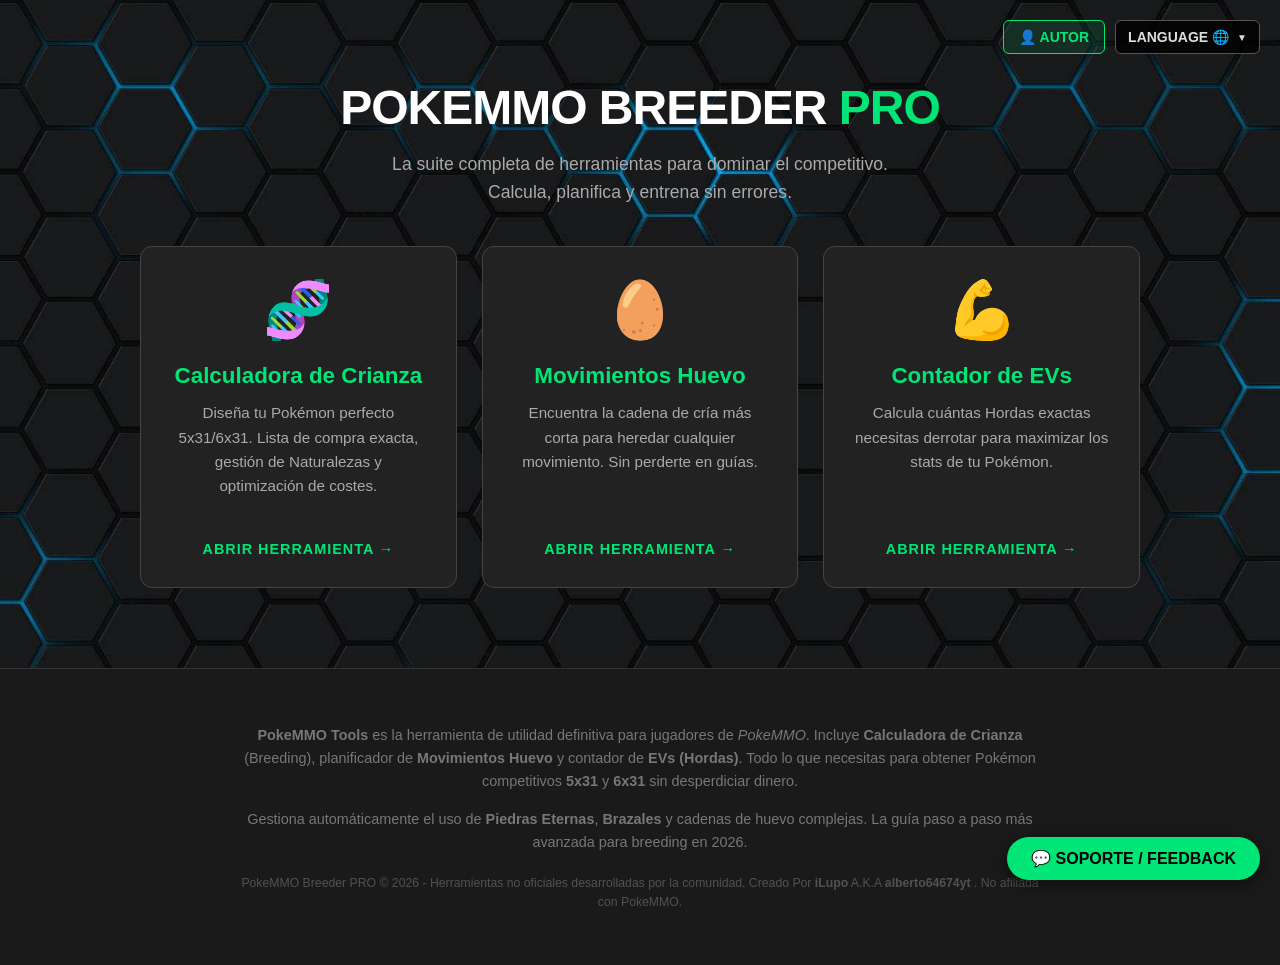
<file: index.html>
<!DOCTYPE html>
<html lang="es">
<head>
    <meta charset="UTF-8">
    <meta name="viewport" content="width=device-width, initial-scale=1.0">
    <title>PokeMMO Breeder PRO</title>
    <script type="application/ld+json">
{
  "@context": "https://schema.org",
  "@type": "WebSite",
  "name": "PokeMMO Breeder PRO",
  "url": "https://pokemmobreederpro.netlify.app/"
}
</script>
    <meta name="google-site-verification" content="U_DDzWa6jVYplvqkgRlp7QBgKMxMzIE7DKKs7bRYyY0" />

    <link rel="stylesheet" href="style.css">
    <link rel="icon" type="image/x-icon" href="assets/favicon.ico">
    <link rel="manifest" href="manifest.json">
    <meta name="theme-color" content="#121212">
    
    <meta name="description" content="Suite de herramientas para PokeMMO. Incluye Calculadora de Crianza (Breeding 5x31), Planificador de Movimientos Huevo y Contadores de EVs. Optimiza tu competitivo.">
    <meta name="keywords" content="PokeMMO, Tools, Herramientas, Crianza, Breeding, Calculadora, Guide, IVs, 5x31, EVs, Egg Moves, PokeBreeder Pro">
    <meta name="author" content="iLupo">

    <meta property="og:type" content="website">
    <meta property="og:title" content="PokeMMO Breeder PRO">
    <meta property="og:description" content="La suite definitiva para PokeMMO. Crianza, Movimientos y EVs en un solo lugar.">
    <meta property="og:url" content="https://pokemmobreederpro.netlify.app/"> 
    <meta property="og:image" content="https://pokemmobreederpro.netlify.app/assets/favicon.ico">
    <link rel="canonical" href="https://pokemmobreederpro.netlify.app/">

    <style>
        /* Estilos específicos para el Hub (Menú Principal) */
        .hub-grid {
            display: grid;
            grid-template-columns: repeat(auto-fit, minmax(280px, 1fr));
            gap: 25px;
            max-width: 1000px;
            margin: 40px auto;
            padding: 0 20px;
        }
        .tool-card {
            background: #222;
            border: 1px solid #444;
            border-radius: 12px;
            padding: 30px;
            text-align: center;
            transition: all 0.3s ease;
            cursor: pointer;
            text-decoration: none;
            color: white;
            display: flex;
            flex-direction: column;
            justify-content: space-between;
            height: 280px;
            position: relative;
            overflow: hidden;
        }
        .tool-card:hover {
            transform: translateY(-7px);
            border-color: var(--highlight);
            box-shadow: 0 10px 30px rgba(0, 230, 118, 0.15);
            background: #2a2a2a;
        }
        .tool-icon {
            font-size: 3.5em;
            margin-bottom: 20px;
        }
        .tool-title {
            font-size: 1.4em;
            font-weight: bold;
            margin-bottom: 12px;
            color: var(--highlight);
        }
        .tool-desc {
            color: #aaa;
            font-size: 0.95em;
            line-height: 1.6;
        }
        /* Estado Deshabilitado */
        .disabled {
            opacity: 0.6;
            cursor: not-allowed;
            filter: grayscale(0.8);
            border-color: #333;
        }
        .disabled:hover {
            transform: none;
            box-shadow: none;
            border-color: #333;
        }
        .coming-soon-badge {
            background: #ff9800;
            color: #000;
            padding: 4px 8px;
            border-radius: 4px;
            font-size: 0.7em;
            font-weight: 800;
            text-transform: uppercase;
            letter-spacing: 0.5px;
            position: absolute;
            top: 15px;
            right: 15px;
        }
        /* Footer Específico */
        .hub-footer {
            margin-top: 80px;
            padding: 40px 20px;
            background: #1a1a1a;
            border-top: 1px solid #333;
            text-align: center;
            color: #777;
            font-size: 0.9em;
            line-height: 1.6;
        }
        .lang-btn img {
            transition: transform 0.2s;
        }
        .lang-btn:hover img {
            transform: scale(1.1);
        }
    </style>
</head>
<body>

    <div style="position: absolute; top: 20px; right: 20px; z-index: 100; display: flex; gap: 10px;">
		<button onclick="toggleAuthorCard()" style="background: rgba(0,230,118,0.1); color: #00e676; border: 1px solid #00e676; padding: 8px 15px; border-radius: 6px; cursor: pointer; font-size: 14px; display: flex; align-items: center; gap: 8px; font-weight: bold;">
    👤 Autor
</button>
        <button id="lang-btn" onclick="toggleLangMenu(event)" 
                style="background: rgba(0,0,0,0.8); color: #ddd; border: 1px solid #555; padding: 8px 12px; border-radius: 6px; cursor: pointer; font-size: 14px; display: flex; align-items: center; gap: 8px; font-family: sans-serif;">
            Language 🌐 <span style="font-size: 10px;">▼</span>
        </button>

        <div id="lang-dropdown" style="display: none; position: absolute; top: 110%; right: 0; background: #1a1a1a; border: 1px solid #444; border-radius: 6px; min-width: 160px; flex-direction: column; z-index: 200;">
            <div style="padding: 10px 15px; background: #333; color: white; display: flex; align-items: center; gap: 10px; border-bottom: 1px solid #333;">
                <img src="assets/spain_flag.svg" style="width: 24px;"> <strong>Español</strong>
            </div>
            <a href="languages/US/index.html" style="padding: 10px 15px; color: #bbb; text-decoration: none; display: flex; align-items: center; gap: 10px;">
                <img src="assets/usa_flag.svg" style="width: 24px;"> English
            </a>
        </div>
    </div>

    <div class="container" style="text-align:center; margin-top:80px; padding: 0 20px;">
        <h1 style="font-size: 3em; margin-bottom: 15px; letter-spacing: -1px;">
            PokeMMO Breeder<span style="color:var(--highlight)"> PRO</span>
        </h1>
        <p style="color:#aaa; max-width:600px; margin:0 auto; font-size: 1.1em; line-height: 1.6;">
            La suite completa de herramientas para dominar el competitivo.<br>
            Calcula, planifica y entrena sin errores.
        </p>
    </div>

    <div class="hub-grid">
        
        <a href="tools/breeder/index.html" class="tool-card">
            <div>
                <div class="tool-icon">🧬</div>
                <div class="tool-title">Calculadora de Crianza</div>
                <div class="tool-desc">
                    Diseña tu Pokémon perfecto 5x31/6x31. Lista de compra exacta, gestión de Naturalezas y optimización de costes.
                </div>
            </div>
            <div style="margin-top:20px; color:var(--highlight); font-weight:bold; font-size: 0.9em; text-transform: uppercase; letter-spacing: 1px;">
                Abrir Herramienta &rarr;
            </div>
        </a>

        <a href="tools/egg_moves/index.html" class="tool-card">
            <div>
                <div class="tool-icon">🥚</div>
                <div class="tool-title">Movimientos Huevo</div>
                <div class="tool-desc">
                    Encuentra la cadena de cría más corta para heredar cualquier movimiento. Sin perderte en guías.
                </div>
            </div>
            <div style="margin-top:20px; color:var(--highlight); font-weight:bold; font-size: 0.9em; text-transform: uppercase; letter-spacing: 1px;">
                Abrir Herramienta &rarr;
            </div>
        </a>

        <a href="tools/ev_calc/index.html" class="tool-card">
            <div>
                <div class="tool-icon">💪</div>
                <div class="tool-title">Contador de EVs</div>
                <div class="tool-desc">
                    Calcula cuántas Hordas exactas necesitas derrotar para maximizar los stats de tu Pokémon.
                </div>
            </div>
            <div style="margin-top:20px; color:var(--highlight); font-weight:bold; font-size: 0.9em; text-transform: uppercase; letter-spacing: 1px;">
                Abrir Herramienta &rarr;
            </div>
        </a>

    </div>

    <footer class="hub-footer">
        <div style="max-width: 800px; margin: 0 auto;">
            <p style="margin-bottom: 15px;">
                <strong>PokeMMO Tools</strong> es la herramienta de utilidad definitiva para jugadores de <em>PokeMMO</em>. 
                Incluye <strong>Calculadora de Crianza</strong> (Breeding), planificador de <strong>Movimientos Huevo</strong> 
                y contador de <strong>EVs (Hordas)</strong>. Todo lo que necesitas para obtener Pokémon competitivos 
                <strong>5x31</strong> y <strong>6x31</strong> sin desperdiciar dinero.
            </p>
            <p>
                Gestiona automáticamente el uso de <strong>Piedras Eternas</strong>, <strong>Brazales</strong> y 
                cadenas de huevo complejas. La guía paso a paso más avanzada para breeding en 2026.
            </p>
            <p style="font-size: 0.85em; opacity: 0.6; margin-top: 20px;">
                PokeMMO Breeder PRO © 2026 - Herramientas no oficiales desarrolladas por la comunidad, Creado Por <strong>iLupo</strong> A.K.A <strong>alberto64674yt</strong> . 
                No afiliada con PokeMMO.
            </p>
        </div>
    </footer>

    <script>
      function toggleLangMenu(e) {
          e.stopPropagation();
          const menu = document.getElementById('lang-dropdown');
          if (menu) menu.style.display = (menu.style.display === 'flex') ? 'none' : 'flex';
      }

      window.addEventListener('click', function(e) {
          const menu = document.getElementById('lang-dropdown');
          const btn = document.getElementById('lang-btn');
          if (menu && menu.style.display === 'flex' && !menu.contains(e.target) && !btn.contains(e.target)) {
              menu.style.display = 'none';
          }
      });
      
      if ('serviceWorker' in navigator) {
        window.addEventListener('load', () => {
          navigator.serviceWorker.register('./sw.js');
        });
      }
    </script>

	<button id="support-btn" onclick="toggleSupport()" style="
    position: fixed; 
    bottom: 20px; 
    right: 20px; 
    background: var(--highlight); 
    color: #000; 
    border: none; 
    border-radius: 50px; 
    padding: 12px 24px; 
    font-weight: bold; 
    font-size: 16px; 
    box-shadow: 0 4px 15px rgba(0,0,0,0.5); 
    cursor: pointer; 
    z-index: 1000;
    display: flex; 
    align-items: center; 
    gap: 8px;
    transition: transform 0.2s;
">
    💬 Soporte / Feedback
</button>

<div id="support-modal" style="
    display: none; 
    position: fixed; 
    bottom: 80px; 
    right: 20px; 
    width: 320px; 
    background: #222; 
    border: 1px solid #444; 
    border-radius: 12px; 
    padding: 20px; 
    box-shadow: 0 10px 30px rgba(0,0,0,0.5); 
    z-index: 1000;
    animation: slideUp 0.3s ease-out;
">
    <div style="display:flex; justify-content:space-between; align-items:center; margin-bottom:15px;">
        <h3 style="margin:0; color:white; font-size:1.1em;">Reportar Bug / Sugerencia</h3>
        <button onclick="toggleSupport()" style="background:none; border:none; color:#888; cursor:pointer; font-size:1.2em;">&times;</button>
    </div>

    <form name="feedback-es" method="POST" data-netlify="true">
        
        <input type="hidden" name="form-name" value="feedback-es">
        <input type="hidden" name="Ubicacion_Reporte" id="ubicacion-tracker">

        <label style="display:block; color:#ccc; font-size:0.9em; margin-bottom:5px;">Tu Email:</label>
        <input type="email" name="email" required placeholder="ejemplo@email.com" style="
            width: 100%; 
            padding: 8px; 
            margin-bottom: 10px; 
            background: #333; 
            border: 1px solid #555; 
            color: white; 
            border-radius: 4px;
        ">

        <label style="display:block; color:#ccc; font-size:0.9em; margin-bottom:5px;">Mensaje:</label>
        <textarea name="mensaje" required placeholder="Describe el problema..." rows="4" style="
            width: 100%; 
            padding: 8px; 
            margin-bottom: 5px; 
            background: #333; 
            border: 1px solid #555; 
            color: white; 
            border-radius: 4px; 
            resize: none;
        "></textarea>
        
        <p style="font-size:0.75em; color:#888; margin-bottom: 15px; line-height: 1.4;">
            ℹ️ Si necesitas adjuntar fotos o videos, avísame en el mensaje y te contactaré desde <strong>alberto64674yt@gmail.com</strong> para que me los envíes.
        </p>

        <button type="submit" style="
            width: 100%; 
            padding: 10px; 
            background: var(--highlight); 
            color: black; 
            border: none; 
            border-radius: 6px; 
            font-weight: bold; 
            cursor: pointer;
        ">Enviar Reporte</button>
    </form>
</div>

<style>
    @keyframes slideUp {
        from { transform: translateY(20px); opacity: 0; }
        to { transform: translateY(0); opacity: 1; }
    }
</style>

<script>
    function toggleSupport() {
        const modal = document.getElementById('support-modal');
        const btn = document.getElementById('support-btn');
        if (modal.style.display === 'none' || modal.style.display === '') {
            modal.style.display = 'block';
            btn.style.display = 'none'; 
        } else {
            modal.style.display = 'none';
            btn.style.display = 'flex'; 
        }
    }
    
    // Auto-Rellena la URL oculta
    document.addEventListener('DOMContentLoaded', () => {
        const tracker = document.getElementById('ubicacion-tracker');
        if (tracker) {
            tracker.value = window.location.href;
        }
    });
</script>

<script>
	// --- LÓGICA DE LA TARJETA DE AUTOR ---
function toggleAuthorCard() {
    const modal = document.getElementById('author-modal');
    const overlay = document.getElementById('modal-overlay');
    if (modal.style.display === 'none' || modal.style.display === '') {
        modal.style.display = 'block';
        overlay.style.display = 'block';
    } else {
        modal.style.display = 'none';
        overlay.style.display = 'none';
    }
}

function copyNick() {
    const nick = "albertovgYT";
    navigator.clipboard.writeText(nick).then(() => {
        const btn = document.getElementById('copy-btn');
        const originalText = btn.innerHTML;
        btn.innerHTML = "✅ COPIADO"; // En inglés cambiar a "✅ COPIED"
        btn.style.background = "#00e676";
        setTimeout(() => {
            btn.innerHTML = originalText;
            btn.style.background = "#444";
        }, 2000);
    });
}
</script>

<div id="modal-overlay" onclick="toggleAuthorCard()" style="display: none; position: fixed; top: 0; left: 0; width: 100%; height: 100%; background: rgba(0,0,0,0.85); z-index: 9998; backdrop-filter: blur(4px);"></div>

<div id="author-modal" style="display: none; position: fixed; top: 50%; left: 50%; transform: translate(-50%, -50%); width: 340px; background: #1a1a1a; border: 1px solid #333; border-radius: 20px; box-shadow: 0 20px 50px rgba(0,0,0,0.5); z-index: 9999; overflow: hidden; font-family: sans-serif;">
    
    <button onclick="toggleAuthorCard()" style="position: absolute; top: 15px; right: 15px; background: none; border: none; color: #666; font-size: 24px; cursor: pointer; z-index: 10;">&times;</button>

    <div style="background: linear-gradient(135deg, #222, #111); padding: 30px 20px; text-align: center; border-bottom: 1px solid #333;">
        <div style="width: 100px; height: 100px; margin: 0 auto 15px; border-radius: 50%; border: 3px solid #00e676; overflow: hidden; box-shadow: 0 0 20px rgba(0, 230, 118, 0.3);">
            <img src="assets/perfil.png" style="width: 100%; height: 100%; object-fit: cover;">
        </div>
        <h2 style="margin: 0; color: white; font-size: 1.5em; letter-spacing: -0.5px;">iLupo A.K.A alberto64674yt</h2>
        <p style="margin: 5px 0 0; color: #00e676; font-size: 0.85em; font-weight: bold; text-transform: uppercase; letter-spacing: 1px;">Content Creator & Dev</p>
    </div>

    <div style="padding: 25px 20px;">
        <a href="https://www.youtube.com/c/alberto64674yt" target="_blank" style="display: flex; align-items: center; justify-content: center; gap: 10px; background: #c4302b; color: white; text-decoration: none; padding: 12px; border-radius: 10px; font-weight: bold; margin-bottom: 20px; transition: 0.2s;">
            <svg style="width:24px; height:24px" viewBox="0 0 24 24"><path fill="currentColor" d="M10,15L15.19,12L10,9V15M21.56,7.17C21.81,8.47 22,10.74 22,12C22,13.26 21.81,15.53 21.56,16.83C21.31,18.12 20.19,19.23 18.9,19.44C17.6,19.7 14.58,20 12,20C9.42,20 6.4,19.7 5.1,19.44C3.81,19.23 2.69,18.12 2.44,16.83C2.19,15.53 2,13.26 2,12C2,10.74 2.19,8.47 2.44,7.17C2.69,5.88 3.81,4.77 5.1,4.56C6.4,4.3 9.42,4 12,4C14.58,4 17.6,4.3 18.9,4.56C20.19,4.77 21.31,5.88 21.56,7.17Z" /></svg>
            YouTube
        </a>

        <div style="background: #252525; padding: 15px; border-radius: 12px; border: 1px solid #333; text-align: center;">
            <span style="display: block; color: #fff; font-size: 0.9em; margin-bottom: 8px; text-transform: uppercase; font-weight: bold;">💎 Apoya el Proyecto</span>
            
            <div style="display: flex; align-items: center; justify-content: center; gap: 10px; margin-bottom: 10px;">
                <span style="color: #00e676; font-weight: bold; font-family: monospace; font-size: 1.1em;">albertovgYT</span>
                <button id="copy-btn" onclick="copyNick()" style="background: #444; color: white; border: none; padding: 6px 10px; border-radius: 6px; font-size: 0.7em; cursor: pointer; font-weight: bold; transition: 0.2s;">📋 COPIAR</button>
            </div>

            <p style="margin: 0; font-size: 0.75em; color: #888; font-style: italic; line-height: 1.3;">
                Acepto Donaciones, Ítems o Pokémon<br>por correo dentro del juego. ¡Gracias!
            </p>
        </div>
    </div>
</div>

</body>
</html>
</file>
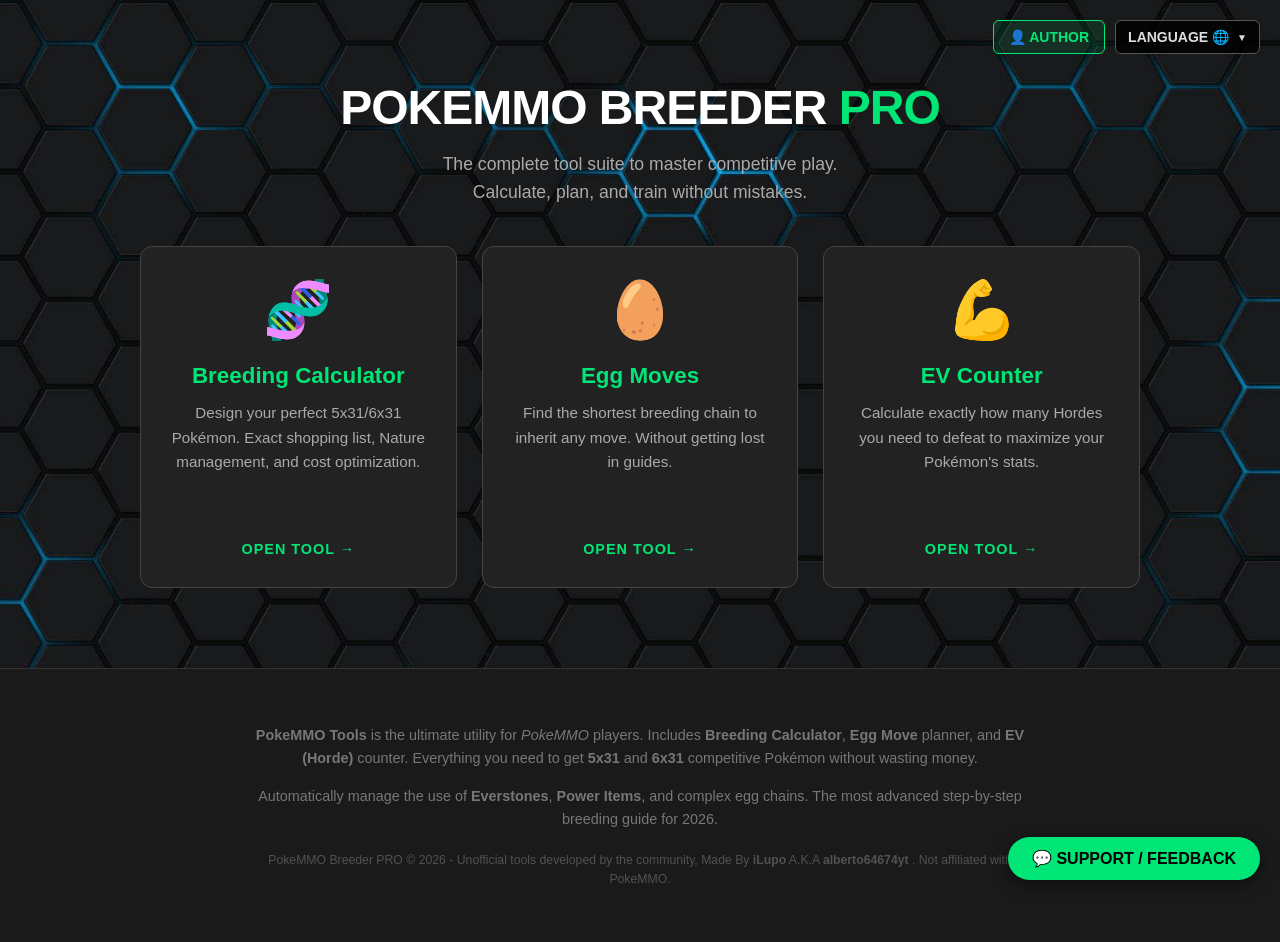
<file: languages/US/index.html>
<!DOCTYPE html>
<html lang="en">
<head>
    <meta charset="UTF-8">
    <meta name="viewport" content="width=device-width, initial-scale=1.0">
    <title>PokeMMO Breeder PRO</title>

    <link rel="stylesheet" href="../../style.css">
    <link rel="icon" type="image/x-icon" href="../../assets/favicon.ico">
    <link rel="manifest" href="../../manifest.json">
    <meta name="theme-color" content="#121212">
    
    <meta name="description" content="PokeMMO tool suite. Includes Breeding Calculator (5x31), Egg Move Planner, and EV Counters. Optimize your competitive gameplay.">
    <meta name="keywords" content="PokeMMO, Tools, Breeding, Calculator, Guide, IVs, 5x31, EVs, Egg Moves, PokeBreeder Pro">
    <meta name="author" content="iLupo">

    <meta property="og:type" content="website">
    <meta property="og:title" content="PokeMMO Breeder PRO">
    <meta property="og:description" content="The ultimate PokeMMO suite. Breeding, Egg Moves, and EVs in one place.">
    <meta property="og:url" content="https://pokemmobreederpro.netlify.app/"> 
    <meta property="og:image" content="https://pokemmobreederpro.netlify.app/assets/favicon.ico">
    <link rel="canonical" href="https://pokemmobreederpro.netlify.app/">

    <style>
        /* Estilos específicos para el Hub (Menú Principal) */
        .hub-grid {
            display: grid;
            grid-template-columns: repeat(auto-fit, minmax(280px, 1fr));
            gap: 25px;
            max-width: 1000px;
            margin: 40px auto;
            padding: 0 20px;
        }
        .tool-card {
            background: #222;
            border: 1px solid #444;
            border-radius: 12px;
            padding: 30px;
            text-align: center;
            transition: all 0.3s ease;
            cursor: pointer;
            text-decoration: none;
            color: white;
            display: flex;
            flex-direction: column;
            justify-content: space-between;
            height: 280px;
            position: relative;
            overflow: hidden;
        }
        .tool-card:hover {
            transform: translateY(-7px);
            border-color: var(--highlight);
            box-shadow: 0 10px 30px rgba(0, 230, 118, 0.15);
            background: #2a2a2a;
        }
        .tool-icon {
            font-size: 3.5em;
            margin-bottom: 20px;
        }
        .tool-title {
            font-size: 1.4em;
            font-weight: bold;
            margin-bottom: 12px;
            color: var(--highlight);
        }
        .tool-desc {
            color: #aaa;
            font-size: 0.95em;
            line-height: 1.6;
        }
        /* Estado Deshabilitado */
        .disabled {
            opacity: 0.6;
            cursor: not-allowed;
            filter: grayscale(0.8);
            border-color: #333;
        }
        .disabled:hover {
            transform: none;
            box-shadow: none;
            border-color: #333;
        }
        .coming-soon-badge {
            background: #ff9800;
            color: #000;
            padding: 4px 8px;
            border-radius: 4px;
            font-size: 0.7em;
            font-weight: 800;
            text-transform: uppercase;
            letter-spacing: 0.5px;
            position: absolute;
            top: 15px;
            right: 15px;
        }
        /* Footer Específico */
        .hub-footer {
            margin-top: 80px;
            padding: 40px 20px;
            background: #1a1a1a;
            border-top: 1px solid #333;
            text-align: center;
            color: #777;
            font-size: 0.9em;
            line-height: 1.6;
        }
        .lang-btn img {
            transition: transform 0.2s;
        }
        .lang-btn:hover img {
            transform: scale(1.1);
        }
    </style>
</head>
<body>

    <div style="position: absolute; top: 20px; right: 20px; z-index: 100; display: flex; gap: 10px;">
		<button onclick="toggleAuthorCard()" style="background: rgba(0,230,118,0.1); color: #00e676; border: 1px solid #00e676; padding: 8px 15px; border-radius: 6px; cursor: pointer; font-size: 14px; display: flex; align-items: center; gap: 8px; font-weight: bold;">
    👤 Author
</button>
        <button id="lang-btn" onclick="toggleLangMenu(event)" 
                style="background: rgba(0,0,0,0.8); color: #ddd; border: 1px solid #555; padding: 8px 12px; border-radius: 6px; cursor: pointer; font-size: 14px; display: flex; align-items: center; gap: 8px; font-family: sans-serif;">
            Language 🌐 <span style="font-size: 10px;">▼</span>
        </button>

        <div id="lang-dropdown" style="display: none; position: absolute; top: 110%; right: 0; background: #1a1a1a; border: 1px solid #444; border-radius: 6px; min-width: 160px; flex-direction: column; z-index: 200;">
            <div style="padding: 10px 15px; background: #333; color: white; display: flex; align-items: center; gap: 10px; border-bottom: 1px solid #333;">
                <img src="../../assets/usa_flag.svg" style="width: 24px;"> <strong>English</strong>
            </div>
            <a href="../../index.html" style="padding: 10px 15px; color: #bbb; text-decoration: none; display: flex; align-items: center; gap: 10px;">
                <img src="../../assets/spain_flag.svg" style="width: 24px;"> Español
            </a>
        </div>
    </div>

    <div class="container" style="text-align:center; margin-top:80px; padding: 0 20px;">
        <h1 style="font-size: 3em; margin-bottom: 15px; letter-spacing: -1px;">
            PokeMMO Breeder<span style="color:var(--highlight)"> PRO</span>
        </h1>
        <p style="color:#aaa; max-width:600px; margin:0 auto; font-size: 1.1em; line-height: 1.6;">
            The complete tool suite to master competitive play.<br>
            Calculate, plan, and train without mistakes.
        </p>
    </div>

    <div class="hub-grid">
        
        <a href="tools/breeder/index.html" class="tool-card">
            <div>
                <div class="tool-icon">🧬</div>
                <div class="tool-title">Breeding Calculator</div>
                <div class="tool-desc">
                    Design your perfect 5x31/6x31 Pokémon. Exact shopping list, Nature management, and cost optimization.
                </div>
            </div>
            <div style="margin-top:20px; color:var(--highlight); font-weight:bold; font-size: 0.9em; text-transform: uppercase; letter-spacing: 1px;">
                Open Tool &rarr;
            </div>
        </a>

        <a href="tools/egg_moves/index.html" class="tool-card">
            <div>
                <div class="tool-icon">🥚</div>
                <div class="tool-title">Egg Moves</div>
                <div class="tool-desc">
                    Find the shortest breeding chain to inherit any move. Without getting lost in guides.
                </div>
            </div>
            <div style="margin-top:20px; color:var(--highlight); font-weight:bold; font-size: 0.9em; text-transform: uppercase; letter-spacing: 1px;">
                Open Tool &rarr;
            </div>
        </a>

        <a href="tools/ev_calc/index.html" class="tool-card">
            <div>
                <div class="tool-icon">💪</div>
                <div class="tool-title">EV Counter</div>
                <div class="tool-desc">
                    Calculate exactly how many Hordes you need to defeat to maximize your Pokémon's stats.
                </div>
            </div>
            <div style="margin-top:20px; color:var(--highlight); font-weight:bold; font-size: 0.9em; text-transform: uppercase; letter-spacing: 1px;">
                Open Tool &rarr;
            </div>
        </a>

    </div>

    <footer class="hub-footer">
        <div style="max-width: 800px; margin: 0 auto;">
            <p style="margin-bottom: 15px;">
                <strong>PokeMMO Tools</strong> is the ultimate utility for <em>PokeMMO</em> players. Includes <strong>Breeding Calculator</strong>, <strong>Egg Move</strong> planner, and <strong>EV (Horde)</strong> counter. Everything you need to get <strong>5x31</strong> and <strong>6x31</strong> competitive Pokémon without wasting money.
            </p>
            <p>
                Automatically manage the use of <strong>Everstones</strong>, <strong>Power Items</strong>, and complex egg chains. The most advanced step-by-step breeding guide for 2026.
            </p>
            <p style="font-size: 0.85em; opacity: 0.6; margin-top: 20px;">
                PokeMMO Breeder PRO © 2026 - Unofficial tools developed by the community, Made By <strong>iLupo</strong> A.K.A <strong>alberto64674yt</strong> . Not affiliated with PokeMMO.
            </p>
        </div>
    </footer>

    <script>
      function toggleLangMenu(e) {
          e.stopPropagation();
          const menu = document.getElementById('lang-dropdown');
          if (menu) menu.style.display = (menu.style.display === 'flex') ? 'none' : 'flex';
      }

      window.addEventListener('click', function(e) {
          const menu = document.getElementById('lang-dropdown');
          const btn = document.getElementById('lang-btn');
          if (menu && menu.style.display === 'flex' && !menu.contains(e.target) && !btn.contains(e.target)) {
              menu.style.display = 'none';
          }
      });
      
      if ('serviceWorker' in navigator) {
        window.addEventListener('load', () => {
          navigator.serviceWorker.register('../../sw.js');
        });
      }
    </script>

	<button id="support-btn" onclick="toggleSupport()" style="
    position: fixed; 
    bottom: 20px; 
    right: 20px; 
    background: var(--highlight); 
    color: #000; 
    border: none; 
    border-radius: 50px; 
    padding: 12px 24px; 
    font-weight: bold; 
    font-size: 16px; 
    box-shadow: 0 4px 15px rgba(0,0,0,0.5); 
    cursor: pointer; 
    z-index: 1000;
    display: flex; 
    align-items: center; 
    gap: 8px;
    transition: transform 0.2s;
">
    💬 Support / Feedback
</button>

<div id="support-modal" style="
    display: none; 
    position: fixed; 
    bottom: 80px; 
    right: 20px; 
    width: 320px; 
    background: #222; 
    border: 1px solid #444; 
    border-radius: 12px; 
    padding: 20px; 
    box-shadow: 0 10px 30px rgba(0,0,0,0.5); 
    z-index: 1000;
    animation: slideUp 0.3s ease-out;
">
    <div style="display:flex; justify-content:space-between; align-items:center; margin-bottom:15px;">
        <h3 style="margin:0; color:white; font-size:1.1em;">Report Bug / Suggestion</h3>
        <button onclick="toggleSupport()" style="background:none; border:none; color:#888; cursor:pointer; font-size:1.2em;">&times;</button>
    </div>

    <form name="feedback-en" method="POST" data-netlify="true">
        
        <input type="hidden" name="form-name" value="feedback-en">
        <input type="hidden" name="Ubicacion_Reporte" id="ubicacion-tracker">

        <label style="display:block; color:#ccc; font-size:0.9em; margin-bottom:5px;">Your Email:</label>
        <input type="email" name="email" required placeholder="example@email.com" style="
            width: 100%; 
            padding: 8px; 
            margin-bottom: 10px; 
            background: #333; 
            border: 1px solid #555; 
            color: white; 
            border-radius: 4px;
        ">

        <label style="display:block; color:#ccc; font-size:0.9em; margin-bottom:5px;">Message:</label>
        <textarea name="mensaje" required placeholder="Describe the issue..." rows="4" style="
            width: 100%; 
            padding: 8px; 
            margin-bottom: 5px; 
            background: #333; 
            border: 1px solid #555; 
            color: white; 
            border-radius: 4px; 
            resize: none;
        "></textarea>
        
        <p style="font-size:0.75em; color:#888; margin-bottom: 15px; line-height: 1.4;">
            ℹ️ If you need to attach photos or videos, mention it in the message and I will contact you from <strong>alberto64674yt@gmail.com</strong> so you can send them.
        </p>

        <button type="submit" style="
            width: 100%; 
            padding: 10px; 
            background: var(--highlight); 
            color: black; 
            border: none; 
            border-radius: 6px; 
            font-weight: bold; 
            cursor: pointer;
        ">Send Report</button>
    </form>
</div>

<style>
    @keyframes slideUp {
        from { transform: translateY(20px); opacity: 0; }
        to { transform: translateY(0); opacity: 1; }
    }
</style>

<script>
    function toggleSupport() {
        const modal = document.getElementById('support-modal');
        const btn = document.getElementById('support-btn');
        if (modal.style.display === 'none' || modal.style.display === '') {
            modal.style.display = 'block';
            btn.style.display = 'none'; 
        } else {
            modal.style.display = 'none';
            btn.style.display = 'flex'; 
        }
    }
    
    // Auto-Fill Hidden Location URL
    document.addEventListener('DOMContentLoaded', () => {
        const tracker = document.getElementById('ubicacion-tracker');
        if (tracker) {
            tracker.value = window.location.href;
        }
    });
</script>

<script>
	// --- LÓGICA DE LA TARJETA DE AUTOR ---
function toggleAuthorCard() {
    const modal = document.getElementById('author-modal');
    const overlay = document.getElementById('modal-overlay');
    if (modal.style.display === 'none' || modal.style.display === '') {
        modal.style.display = 'block';
        overlay.style.display = 'block';
    } else {
        modal.style.display = 'none';
        overlay.style.display = 'none';
    }
}

function copyNick() {
    const nick = "albertovgYT";
    navigator.clipboard.writeText(nick).then(() => {
        const btn = document.getElementById('copy-btn');
        const originalText = btn.innerHTML;
        btn.innerHTML = "✅ COPIED"; // En inglés cambiar a "✅ COPIED"
        btn.style.background = "#00e676";
        setTimeout(() => {
            btn.innerHTML = originalText;
            btn.style.background = "#444";
        }, 2000);
    });
}
</script>

<div id="modal-overlay" onclick="toggleAuthorCard()" style="display: none; position: fixed; top: 0; left: 0; width: 100%; height: 100%; background: rgba(0,0,0,0.85); z-index: 9998; backdrop-filter: blur(4px);"></div>

<div id="author-modal" style="display: none; position: fixed; top: 50%; left: 50%; transform: translate(-50%, -50%); width: 340px; background: #1a1a1a; border: 1px solid #333; border-radius: 20px; box-shadow: 0 20px 50px rgba(0,0,0,0.5); z-index: 9999; overflow: hidden; font-family: sans-serif;">
    
    <button onclick="toggleAuthorCard()" style="position: absolute; top: 15px; right: 15px; background: none; border: none; color: #666; font-size: 24px; cursor: pointer; z-index: 10;">&times;</button>

    <div style="background: linear-gradient(135deg, #222, #111); padding: 30px 20px; text-align: center; border-bottom: 1px solid #333;">
        <div style="width: 100px; height: 100px; margin: 0 auto 15px; border-radius: 50%; border: 3px solid #00e676; overflow: hidden; box-shadow: 0 0 20px rgba(0, 230, 118, 0.3);">
            <img src="../../assets/perfil.png" style="width: 100%; height: 100%; object-fit: cover;">
        </div>
        <h2 style="margin: 0; color: white; font-size: 1.5em; letter-spacing: -0.5px;">iLupo A.K.A alberto64674yt</h2>
        <p style="margin: 5px 0 0; color: #00e676; font-size: 0.85em; font-weight: bold; text-transform: uppercase; letter-spacing: 1px;">Content Creator & Dev</p>
    </div>

    <div style="padding: 25px 20px;">
        <a href="https://www.youtube.com/c/alberto64674yt" target="_blank" style="display: flex; align-items: center; justify-content: center; gap: 10px; background: #c4302b; color: white; text-decoration: none; padding: 12px; border-radius: 10px; font-weight: bold; margin-bottom: 20px; transition: 0.2s;">
            <svg style="width:24px; height:24px" viewBox="0 0 24 24"><path fill="currentColor" d="M10,15L15.19,12L10,9V15M21.56,7.17C21.81,8.47 22,10.74 22,12C22,13.26 21.81,15.53 21.56,16.83C21.31,18.12 20.19,19.23 18.9,19.44C17.6,19.7 14.58,20 12,20C9.42,20 6.4,19.7 5.1,19.44C3.81,19.23 2.69,18.12 2.44,16.83C2.19,15.53 2,13.26 2,12C2,10.74 2.19,8.47 2.44,7.17C2.69,5.88 3.81,4.77 5.1,4.56C6.4,4.3 9.42,4 12,4C14.58,4 17.6,4.3 18.9,4.56C20.19,4.77 21.31,5.88 21.56,7.17Z" /></svg>
            YouTube
        </a>

        <div style="background: #252525; padding: 15px; border-radius: 12px; border: 1px solid #333; text-align: center;">
            <span style="display: block; color: #fff; font-size: 0.9em; margin-bottom: 8px; text-transform: uppercase; font-weight: bold;">💎 Support the Project</span>
            
            <div style="display: flex; align-items: center; justify-content: center; gap: 10px; margin-bottom: 10px;">
                <span style="color: #00e676; font-weight: bold; font-family: monospace; font-size: 1.1em;">albertovgYT</span>
                <button id="copy-btn" onclick="copyNick()" style="background: #444; color: white; border: none; padding: 6px 10px; border-radius: 6px; font-size: 0.7em; cursor: pointer; font-weight: bold; transition: 0.2s;">📋 COPY</button>
            </div>

            <p style="margin: 0; font-size: 0.75em; color: #888; font-style: italic; line-height: 1.3;">
                Donations, Items or Pokémon via<br>in-game mail are welcome! Thanks!
            </p>
        </div>
    </div>
</div>

</body>
</html>
</file>
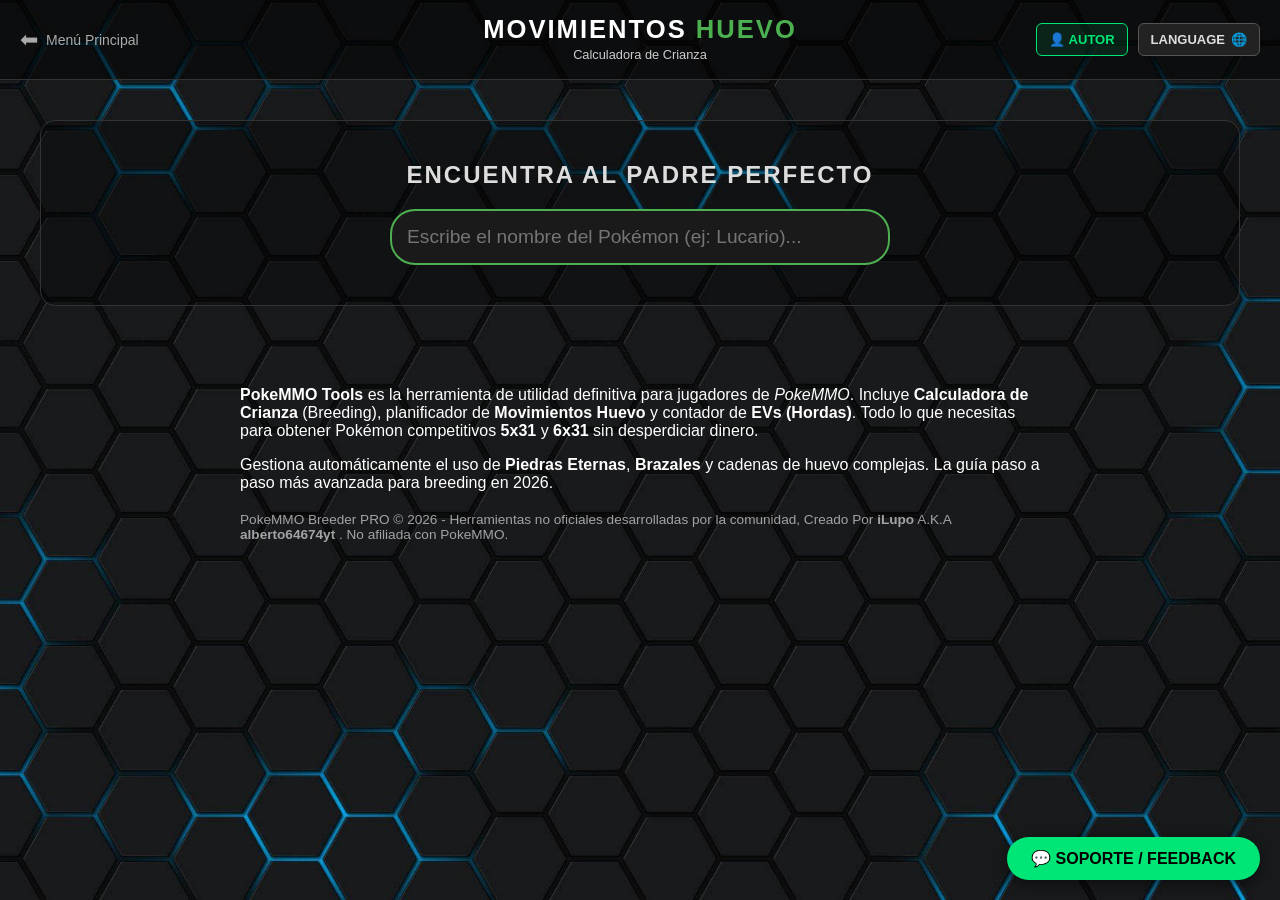
<file: tools/egg_moves/index.html>
<!DOCTYPE html>
<html lang="es">
<head>
    <meta charset="UTF-8">
    <meta name="viewport" content="width=device-width, initial-scale=1.0">
    <title>Calculadora de Movimientos Huevo - PokeMMO Breeder PRO</title>
    
    <link rel="stylesheet" href="../../style.css">
    <link rel="icon" href="../../assets/favicon.ico" type="image/x-icon">
	<link rel="manifest" href="../../manifest.json">
    
    <link href="https://fonts.googleapis.com/css2?family=Roboto:wght@400;700&display=swap" rel="stylesheet">
    
    <style>
        /* ESTILOS ESPECÍFICOS DE LA HERRAMIENTA (Contenedor principal) */
        .tool-container {
            max-width: 1200px;
            margin: 40px auto;
            padding: 0 20px;
        }

        /* Buscador Hero */
        .search-section {
            text-align: center;
            margin-bottom: 40px;
            padding: 40px 20px;
            background: rgba(0, 0, 0, 0.3);
            border-radius: 15px;
            border: 1px solid #333;
        }

        .search-wrapper {
            position: relative;
            max-width: 500px;
            margin: 20px auto 0 auto;
        }

        #pokeSearch {
            width: 100%;
            padding: 15px;
            font-size: 1.2rem;
            border-radius: 25px;
            border: 2px solid #4CAF50;
            background-color: #1a1a1a;
            color: white;
            outline: none;
            box-sizing: border-box;
        }
        
        #pokeSearch:focus {
            box-shadow: 0 0 15px rgba(76, 175, 80, 0.3);
        }

        /* Sugerencias del Buscador */
        #suggestions {
            position: absolute;
            top: 100%;
            left: 0;
            right: 0;
            background: #222;
            border: 1px solid #4CAF50;
            border-top: none;
            border-radius: 0 0 15px 15px;
            z-index: 100;
            max-height: 300px;
            overflow-y: auto;
            display: none;
        }

        .suggestion-item {
            padding: 12px 20px;
            cursor: pointer;
            border-bottom: 1px solid #333;
            display: flex;
            align-items: center;
            gap: 15px;
            text-align: left;
            transition: background 0.2s;
        }

        .suggestion-item:hover { background-color: #333; }
        .suggestion-item img { width: 40px; height: 40px; }
        .suggestion-text { font-size: 1.1rem; font-weight: bold; }

        /* Panel Pokémon (Info) */
        .pokemon-header {
            display: none; /* Se oculta hasta buscar */
            background: linear-gradient(135deg, #1e1e1e 0%, #252525 100%);
            border: 1px solid #444;
            border-radius: 12px;
            padding: 25px;
            margin-bottom: 30px;
            box-shadow: 0 8px 20px rgba(0,0,0,0.4);
            align-items: center;
            gap: 30px;
            animation: fadeIn 0.5s ease-out;
        }

        @keyframes fadeIn { from { opacity: 0; transform: translateY(-10px); } to { opacity: 1; transform: translateY(0); } }

        .pokemon-info h2 { margin: 0 0 10px 0; color: #4CAF50; font-size: 2rem; text-transform: capitalize; }
        
        .type-badge {
            display: inline-block;
            padding: 6px 12px;
            margin-right: 8px;
            border-radius: 6px;
            font-size: 0.9rem;
            font-weight: bold;
            color: white;
            text-transform: uppercase;
            text-shadow: 1px 1px 2px rgba(0,0,0,0.5);
        }

        /* Grid Movimientos */
        .moves-grid {
            display: grid;
            grid-template-columns: repeat(auto-fill, minmax(350px, 1fr));
            gap: 20px;
        }

        .move-card {
            background-color: #222;
            border: 1px solid #3d3d3d;
            border-radius: 10px;
            overflow: hidden;
            transition: all 0.3s cubic-bezier(0.25, 0.8, 0.25, 1);
        }

        .move-card:hover {
            transform: translateY(-5px);
            box-shadow: 0 5px 15px rgba(0,0,0,0.5);
            border-color: #555;
        }

        .move-card.active {
            border-color: #4CAF50;
            box-shadow: 0 0 15px rgba(76, 175, 80, 0.3);
            transform: translateY(-5px);
        }

        .move-header {
            padding: 15px 20px;
            background: #2a2a2a;
            cursor: pointer;
            display: flex;
            justify-content: space-between;
            align-items: center;
            border-bottom: 1px solid #333;
        }

        .move-header:hover { background: #333; }
        .move-name { font-weight: bold; font-size: 1.1rem; color: #eee; }
        
        /* Detalles Padres (Acordeón) */
        .parents-container {
            padding: 0;
            display: none;
            background: #1a1a1a;
        }

        .parents-container.show { display: block; animation: slideDown 0.3s ease-out; }
        
        @keyframes slideDown { from { opacity: 0; max-height: 0; } to { opacity: 1; max-height: 500px; } }

        .parent-row {
            display: flex;
            justify-content: space-between;
            align-items: center;
            padding: 10px 20px;
            border-bottom: 1px solid #2a2a2a;
            font-size: 0.95rem;
            color: #ccc;
        }
        
        .parent-row:hover { background-color: #222; color: white; }
        .parent-row:last-child { border-bottom: none; }

        .method-badge {
            font-size: 0.75rem;
            padding: 3px 8px;
            border-radius: 4px;
            font-weight: bold;
            color: white;
            min-width: 60px;
            text-align: center;
        }
        
        .method-level { background: #1976D2; } /* Azul Level */
        .method-tm { background: #FBC02D; color: #000; } /* Amarillo TM */
        .method-tutor { background: #D32F2F; } /* Rojo Tutor */
        .method-egg { background: #7B1FA2; } /* Violeta Egg */

    </style>
</head>
<body>

    <header style="display: grid; grid-template-columns: 1fr auto 1fr; align-items: center; padding: 10px 20px; background: rgba(0,0,0,0.5); width: 100%; box-sizing: border-box; height: 80px; border-bottom: 1px solid #333;">
        <div style="display: flex; justify-content: flex-start;">
            <a href="../../index.html" style="text-decoration: none; color: #aaa; font-size: 14px; display: flex; align-items: center; gap: 8px;">
                <span style="font-size: 22px;">⬅</span> <span class="texto-menu">Menú Principal</span>
            </a>
        </div>
        <div style="text-align: center; min-width: 200px;">
            <h1 style="margin: 0; font-size: 1.6em; line-height: 1; color: white; white-space: nowrap;">MOVIMIENTOS <span style="color: #4CAF50;">HUEVO</span></h1>
            <p class="subtitulo" style="margin: 5px 0 0; font-size: 0.8em; color: #ccc;">Calculadora de Crianza</p>
        </div>
        <div style="display: flex; justify-content: flex-end; align-items: center; gap: 10px;">
				<button onclick="toggleAuthorCard()" style="background: rgba(0,230,118,0.1); color: #00e676; border: 1px solid #00e676; padding: 8px 12px; border-radius: 6px; cursor: pointer; font-size: 13px; display: flex; align-items: center; gap: 6px; font-weight: bold;">👤 Autor</button>
            <div style="position: relative;">
                <button id="lang-btn" onclick="toggleLangMenu(event)" style="background: #222; color: #ddd; border: 1px solid #555; padding: 8px 12px; border-radius: 6px; cursor: pointer; font-size: 13px; display: flex; align-items: center; gap: 6px;">
                    <span class="texto-menu">Language</span> 🌐
                </button>
                <div id="lang-dropdown" style="display: none; position: absolute; top: 120%; right: 0; background: #1a1a1a; border: 1px solid #444; border-radius: 6px; min-width: 150px; flex-direction: column; z-index: 9999;">
                    <div style="padding: 12px; border-bottom: 1px solid #333; display: flex; align-items: center; gap: 8px; color: white; font-size: 13px;">
                        <img src="../../assets/spain_flag.svg" style="width: 20px;"> Español
                    </div>
                    <a href="../../languages/US/tools/egg_moves/index.html" style="padding: 12px; color: #bbb; text-decoration: none; display: flex; align-items: center; gap: 8px; font-size: 13px;">
                        <img src="../../assets/usa_flag.svg" style="width: 20px;"> English
                    </a>
                </div>
            </div>
        </div>
    </header>
    <style> @media (max-width: 600px) { .texto-menu, .subtitulo { display: none !important; } header h1 { font-size: 1.2em !important; } } </style>

    <div class="tool-container">
        
        <section class="search-section">
            <div style="max-width: 600px; margin: 0 auto;">
                <h2 style="margin-bottom: 20px; color: #ddd;">Encuentra al padre perfecto</h2>
                <div class="search-wrapper">
                    <input type="text" id="pokeSearch" placeholder="Escribe el nombre del Pokémon (ej: Lucario)..." autocomplete="off">
                    <div id="suggestions"></div>
                </div>
            </div>
        </section>

        <div id="pokemonHeader" class="pokemon-header">
            </div>

        <div id="movesContainer">
            <div id="movesGrid" class="moves-grid"></div>
        </div>

    </div>

    <footer class="hub-footer">
        <div style="max-width: 800px; margin: 0 auto;">
            <p style="margin-bottom: 15px;">
                <strong>PokeMMO Tools</strong> es la herramienta de utilidad definitiva para jugadores de <em>PokeMMO</em>. 
                Incluye <strong>Calculadora de Crianza</strong> (Breeding), planificador de <strong>Movimientos Huevo</strong> 
                y contador de <strong>EVs (Hordas)</strong>. Todo lo que necesitas para obtener Pokémon competitivos 
                <strong>5x31</strong> y <strong>6x31</strong> sin desperdiciar dinero.
            </p>
            <p>
                Gestiona automáticamente el uso de <strong>Piedras Eternas</strong>, <strong>Brazales</strong> y 
                cadenas de huevo complejas. La guía paso a paso más avanzada para breeding en 2026.
            </p>
            <p style="font-size: 0.85em; opacity: 0.6; margin-top: 20px;">
                PokeMMO Breeder PRO © 2026 - Herramientas no oficiales desarrolladas por la comunidad, Creado Por <strong>iLupo</strong> A.K.A <strong>alberto64674yt</strong> . 
                No afiliada con PokeMMO.
            </p>
        </div>
    </footer>

    <script src="egg_logic.js"></script>
    
	<script>
      if ('serviceWorker' in navigator) {
        window.addEventListener('load', () => {
          navigator.serviceWorker.register('../../sw.js')
            .then((reg) => console.log('SW Listo ✅', reg.scope))
            .catch((err) => console.log('SW Error ❌', err));
        });
      }
    </script>
	
	<script>
        // Lógica del menú de idioma (Idéntica a EV Calc)
        function toggleLangMenu(e) { e.stopPropagation(); document.getElementById('lang-dropdown').style.display = document.getElementById('lang-dropdown').style.display === 'flex' ? 'none' : 'flex'; }
        window.onclick = function(e) { if (!document.getElementById('lang-btn').contains(e.target)) document.getElementById('lang-dropdown').style.display = 'none'; }
    </script>

	<button id="support-btn" onclick="toggleSupport()" style="
    position: fixed; 
    bottom: 20px; 
    right: 20px; 
    background: var(--highlight); 
    color: #000; 
    border: none; 
    border-radius: 50px; 
    padding: 12px 24px; 
    font-weight: bold; 
    font-size: 16px; 
    box-shadow: 0 4px 15px rgba(0,0,0,0.5); 
    cursor: pointer; 
    z-index: 1000;
    display: flex; 
    align-items: center; 
    gap: 8px;
    transition: transform 0.2s;
">
    💬 Soporte / Feedback
</button>

<div id="support-modal" style="
    display: none; 
    position: fixed; 
    bottom: 80px; 
    right: 20px; 
    width: 320px; 
    background: #222; 
    border: 1px solid #444; 
    border-radius: 12px; 
    padding: 20px; 
    box-shadow: 0 10px 30px rgba(0,0,0,0.5); 
    z-index: 1000;
    animation: slideUp 0.3s ease-out;
">
    <div style="display:flex; justify-content:space-between; align-items:center; margin-bottom:15px;">
        <h3 style="margin:0; color:white; font-size:1.1em;">Reportar Bug / Sugerencia</h3>
        <button onclick="toggleSupport()" style="background:none; border:none; color:#888; cursor:pointer; font-size:1.2em;">&times;</button>
    </div>

    <form name="feedback-es" method="POST" data-netlify="true">
        
        <input type="hidden" name="form-name" value="feedback-es">
        <input type="hidden" name="Ubicacion_Reporte" id="ubicacion-tracker">

        <label style="display:block; color:#ccc; font-size:0.9em; margin-bottom:5px;">Tu Email:</label>
        <input type="email" name="email" required placeholder="ejemplo@email.com" style="
            width: 100%; 
            padding: 8px; 
            margin-bottom: 10px; 
            background: #333; 
            border: 1px solid #555; 
            color: white; 
            border-radius: 4px;
        ">

        <label style="display:block; color:#ccc; font-size:0.9em; margin-bottom:5px;">Mensaje:</label>
        <textarea name="mensaje" required placeholder="Describe el problema..." rows="4" style="
            width: 100%; 
            padding: 8px; 
            margin-bottom: 5px; 
            background: #333; 
            border: 1px solid #555; 
            color: white; 
            border-radius: 4px; 
            resize: none;
        "></textarea>
        
        <p style="font-size:0.75em; color:#888; margin-bottom: 15px; line-height: 1.4;">
            ℹ️ Si necesitas adjuntar fotos o videos, avísame en el mensaje y te contactaré desde <strong>alberto64674yt@gmail.com</strong> para que me los envíes.
        </p>

        <button type="submit" style="
            width: 100%; 
            padding: 10px; 
            background: var(--highlight); 
            color: black; 
            border: none; 
            border-radius: 6px; 
            font-weight: bold; 
            cursor: pointer;
        ">Enviar Reporte</button>
    </form>
</div>

<style>
    @keyframes slideUp {
        from { transform: translateY(20px); opacity: 0; }
        to { transform: translateY(0); opacity: 1; }
    }
</style>

<script>
    function toggleSupport() {
        const modal = document.getElementById('support-modal');
        const btn = document.getElementById('support-btn');
        if (modal.style.display === 'none' || modal.style.display === '') {
            modal.style.display = 'block';
            btn.style.display = 'none'; 
        } else {
            modal.style.display = 'none';
            btn.style.display = 'flex'; 
        }
    }
    
    // Auto-Rellena la URL oculta
    document.addEventListener('DOMContentLoaded', () => {
        const tracker = document.getElementById('ubicacion-tracker');
        if (tracker) {
            tracker.value = window.location.href;
        }
    });
</script>

<div id="modal-overlay" onclick="toggleAuthorCard()" style="display: none; position: fixed; top: 0; left: 0; width: 100%; height: 100%; background: rgba(0,0,0,0.85); z-index: 9998; backdrop-filter: blur(4px);"></div>

<div id="author-modal" style="display: none; position: fixed; top: 50%; left: 50%; transform: translate(-50%, -50%); width: 340px; background: #1a1a1a; border: 1px solid #333; border-radius: 20px; box-shadow: 0 20px 50px rgba(0,0,0,0.5); z-index: 9999; overflow: hidden; font-family: sans-serif;">
    
    <button onclick="toggleAuthorCard()" style="position: absolute; top: 15px; right: 15px; background: none; border: none; color: #666; font-size: 24px; cursor: pointer; z-index: 10;">&times;</button>

    <div style="background: linear-gradient(135deg, #222, #111); padding: 30px 20px; text-align: center; border-bottom: 1px solid #333;">
        <div style="width: 100px; height: 100px; margin: 0 auto 15px; border-radius: 50%; border: 3px solid #00e676; overflow: hidden; box-shadow: 0 0 20px rgba(0, 230, 118, 0.3);">
            <img src="../../assets/perfil.png" style="width: 100%; height: 100%; object-fit: cover;">
        </div>
        <h2 style="margin: 0; color: white; font-size: 1.5em; letter-spacing: -0.5px;">iLupo A.K.A alberto64674yt</h2>
        <p style="margin: 5px 0 0; color: #00e676; font-size: 0.85em; font-weight: bold; text-transform: uppercase; letter-spacing: 1px;">Content Creator & Dev</p>
    </div>

    <div style="padding: 25px 20px;">
        <a href="https://www.youtube.com/c/alberto64674yt" target="_blank" style="display: flex; align-items: center; justify-content: center; gap: 10px; background: #c4302b; color: white; text-decoration: none; padding: 12px; border-radius: 10px; font-weight: bold; margin-bottom: 20px; transition: 0.2s;">
            <svg style="width:24px; height:24px" viewBox="0 0 24 24"><path fill="currentColor" d="M10,15L15.19,12L10,9V15M21.56,7.17C21.81,8.47 22,10.74 22,12C22,13.26 21.81,15.53 21.56,16.83C21.31,18.12 20.19,19.23 18.9,19.44C17.6,19.7 14.58,20 12,20C9.42,20 6.4,19.7 5.1,19.44C3.81,19.23 2.69,18.12 2.44,16.83C2.19,15.53 2,13.26 2,12C2,10.74 2.19,8.47 2.44,7.17C2.69,5.88 3.81,4.77 5.1,4.56C6.4,4.3 9.42,4 12,4C14.58,4 17.6,4.3 18.9,4.56C20.19,4.77 21.31,5.88 21.56,7.17Z" /></svg>
            YouTube
        </a>

        <div style="background: #252525; padding: 15px; border-radius: 12px; border: 1px solid #333; text-align: center;">
            <span style="display: block; color: #fff; font-size: 0.9em; margin-bottom: 8px; text-transform: uppercase; font-weight: bold;">💎 Apoya el Proyecto</span>
            
            <div style="display: flex; align-items: center; justify-content: center; gap: 10px; margin-bottom: 10px;">
                <span style="color: #00e676; font-weight: bold; font-family: monospace; font-size: 1.1em;">albertovgYT</span>
                <button id="copy-btn" onclick="copyNick()" style="background: #444; color: white; border: none; padding: 6px 10px; border-radius: 6px; font-size: 0.7em; cursor: pointer; font-weight: bold; transition: 0.2s;">📋 COPIAR</button>
            </div>

            <p style="margin: 0; font-size: 0.75em; color: #888; font-style: italic; line-height: 1.3;">
                Acepto Donaciones, Ítems o Pokémon<br>por correo dentro del juego. ¡Gracias!
            </p>
        </div>
    </div>
</div>

</body>
</html>
</file>
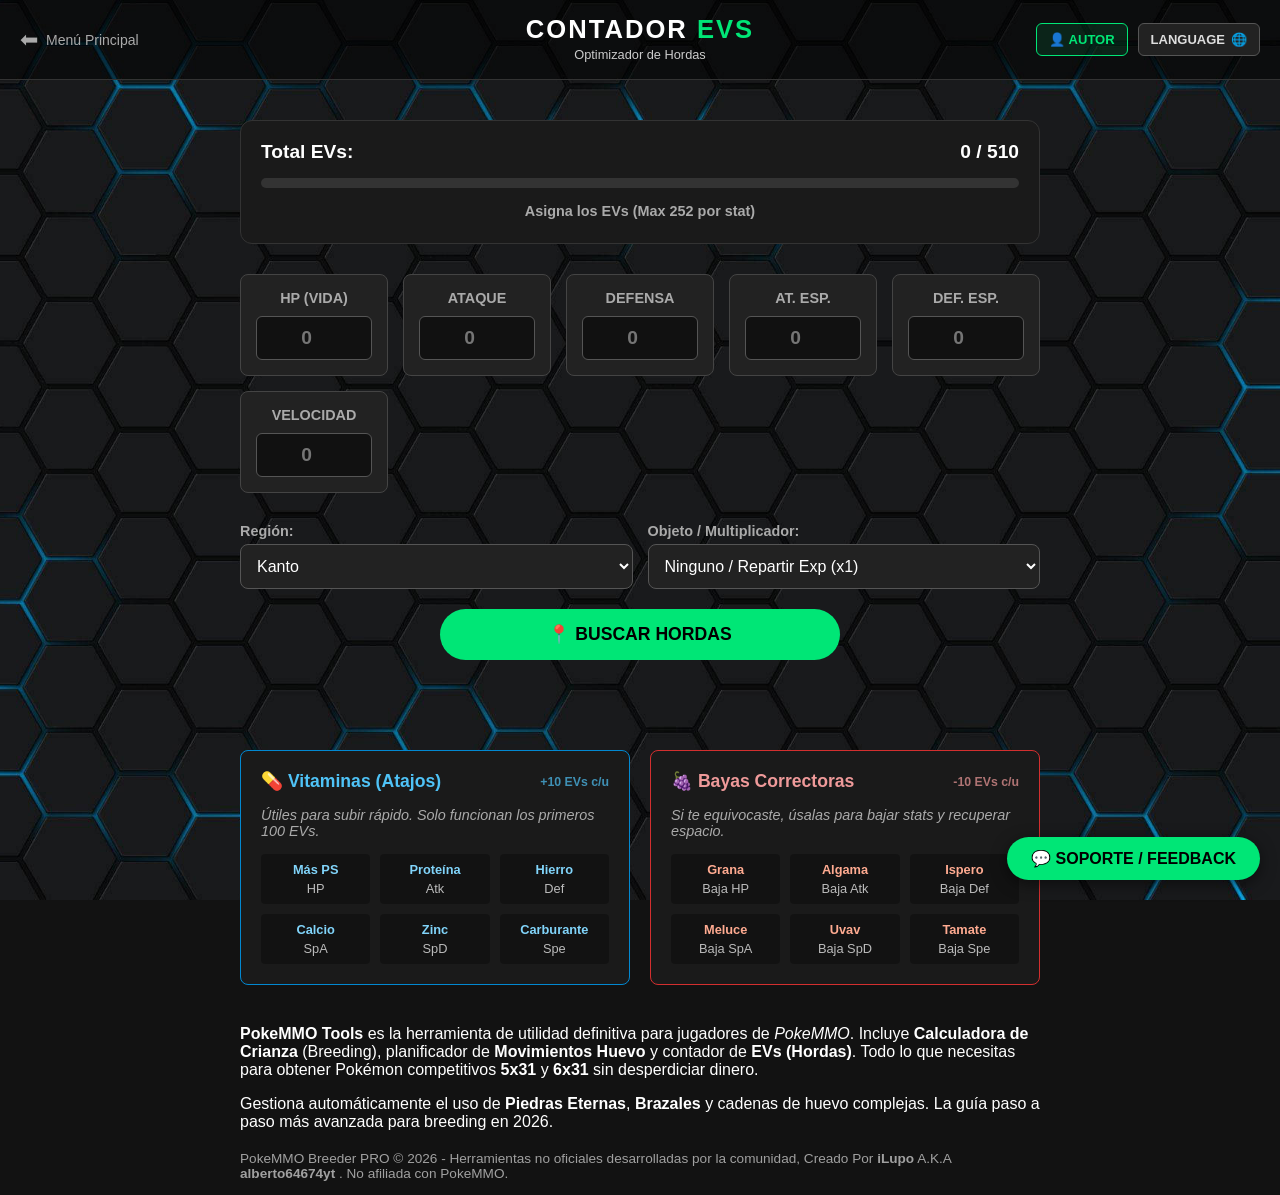
<file: tools/ev_calc/index.html>
<!DOCTYPE html>
<html lang="es">
<head>
    <meta charset="UTF-8">
    <meta name="viewport" content="width=device-width, initial-scale=1.0">
    <title>Calculadora de EVs - PokeMMO Tools</title>
    
    <link rel="stylesheet" href="../../style.css">
    <link rel="icon" type="image/x-icon" href="../../assets/favicon.ico">
    <link rel="manifest" href="../../manifest.json">
    <meta name="theme-color" content="#121212">

    <style>
        /* ESTILOS EV CALC */
        .ev-container { max-width: 800px; margin: 40px auto; padding: 0 20px; }
        
        /* Grid de Stats */
        .stats-grid { display: grid; grid-template-columns: repeat(auto-fit, minmax(140px, 1fr)); gap: 15px; margin-bottom: 30px; }
        .stat-card { background: #222; border: 1px solid #444; border-radius: 8px; padding: 15px; text-align: center; }
        .stat-label { font-weight: bold; color: #aaa; margin-bottom: 10px; display: block; text-transform: uppercase; font-size: 0.9em; }
        .stat-input { width: 100%; background: #111; border: 1px solid #555; color: white; padding: 10px; border-radius: 6px; font-size: 1.2em; text-align: center; font-weight: bold; box-sizing: border-box; }
        .stat-input:focus { outline: none; border-color: var(--highlight); }

        /* Panel Total */
        .total-panel { background: #1a1a1a; border: 1px solid #333; border-radius: 12px; padding: 20px; text-align: center; margin-bottom: 30px; }
        .progress-bar-bg { background: #333; height: 10px; border-radius: 5px; margin: 15px 0; overflow: hidden; }
        .progress-fill { background: var(--highlight); height: 100%; width: 0%; transition: width 0.3s; }
        .warning-msg { font-size: 0.9em; margin-top: 10px; font-weight: bold; min-height: 20px; }

        /* Controles (Región e Item) */
        .controls-grid { display: grid; grid-template-columns: 1fr 1fr; gap: 15px; margin-bottom: 20px; }
        .control-box label { display: block; color: #aaa; margin-bottom: 5px; font-size: 0.9em; }
        .app-select { width: 100%; padding: 12px; background: #222; color: white; border: 1px solid #555; border-radius: 8px; font-size: 1em; cursor: pointer; box-sizing: border-box; }

        /* Botón */
        .calc-btn { background: var(--highlight); color: #000; font-weight: bold; border: none; padding: 15px 40px; border-radius: 30px; font-size: 1.1em; cursor: pointer; width: 100%; max-width: 400px; display: block; margin: 0 auto; transition: transform 0.2s; }
        .calc-btn:hover { transform: scale(1.02); }

        /* Resultados */
        .results-area { margin-top: 40px; display: grid; gap: 20px; }
        .horde-card { background: #1e1e1e; border-left: 4px solid var(--highlight); padding: 15px; border-radius: 4px; }

        /* Panel Informativo Consumibles */
        .info-panel { margin-top: 50px; display: grid; grid-template-columns: repeat(auto-fit, minmax(300px, 1fr)); gap: 20px; }
        .info-box { background: #1a1a1a; border: 1px solid #333; border-radius: 8px; padding: 20px; }
        .info-title { font-weight: bold; margin-bottom: 15px; display: flex; align-items: center; gap: 8px; font-size: 1.1em; }
        .info-grid { display: grid; grid-template-columns: repeat(auto-fit, minmax(90px, 1fr)); gap: 10px; font-size: 0.8em; }
        .info-item { background: rgba(0,0,0,0.3); padding: 8px; border-radius: 4px; text-align: center; color: #bbb; }
        .info-name { font-weight: bold; display: block; margin-bottom: 4px; }
        
        /* Colores específicos para Vitaminas y Bayas */
        .vit-name { color: #81d4fa; }
        .berry-name { color: #ffab91; }
    </style>
</head>
<body>

    <header style="display: grid; grid-template-columns: 1fr auto 1fr; align-items: center; padding: 10px 20px; background: rgba(0,0,0,0.5); width: 100%; box-sizing: border-box; height: 80px; border-bottom: 1px solid #333;">
        <div style="display: flex; justify-content: flex-start;">
            <a href="../../index.html" style="text-decoration: none; color: #aaa; font-size: 14px; display: flex; align-items: center; gap: 8px;">
                <span style="font-size: 22px;">⬅</span> <span class="texto-menu">Menú Principal</span>
            </a>
        </div>
        <div style="text-align: center; min-width: 200px;">
            <h1 style="margin: 0; font-size: 1.6em; line-height: 1; color: white; white-space: nowrap;">CONTADOR <span style="color: #00e676;">EVS</span></h1>
            <p class="subtitulo" style="margin: 5px 0 0; font-size: 0.8em; color: #ccc;">Optimizador de Hordas</p>
        </div>
        <div style="display: flex; justify-content: flex-end; align-items: center; gap: 10px;">
				<button onclick="toggleAuthorCard()" style="background: rgba(0,230,118,0.1); color: #00e676; border: 1px solid #00e676; padding: 8px 12px; border-radius: 6px; cursor: pointer; font-size: 13px; display: flex; align-items: center; gap: 6px; font-weight: bold;">👤 Autor</button>
            <div style="position: relative;">
                <button id="lang-btn" onclick="toggleLangMenu(event)" style="background: #222; color: #ddd; border: 1px solid #555; padding: 8px 12px; border-radius: 6px; cursor: pointer; font-size: 13px; display: flex; align-items: center; gap: 6px;">
                    <span class="texto-menu">Language</span> 🌐
                </button>
                <div id="lang-dropdown" style="display: none; position: absolute; top: 120%; right: 0; background: #1a1a1a; border: 1px solid #444; border-radius: 6px; min-width: 150px; flex-direction: column; z-index: 9999;">
                    <div style="padding: 12px; border-bottom: 1px solid #333; display: flex; align-items: center; gap: 8px; color: white; font-size: 13px;">
                        <img src="../../assets/spain_flag.svg" style="width: 20px;"> Español
                    </div>
                    <a href="../../languages/US/tools/ev_calc/index.html" style="padding: 12px; color: #bbb; text-decoration: none; display: flex; align-items: center; gap: 8px; font-size: 13px;">
                        <img src="../../assets/usa_flag.svg" style="width: 20px;"> English
                    </a>
                </div>
            </div>
        </div>
    </header>
    <style> @media (max-width: 600px) { .texto-menu, .subtitulo { display: none !important; } header h1 { font-size: 1.2em !important; } } </style>

    <div class="ev-container">
        <div class="total-panel">
            <div style="display: flex; justify-content: space-between; font-weight: bold; font-size: 1.2em;">
                <span>Total EVs:</span> <span id="total-display">0 / 510</span>
            </div>
            <div class="progress-bar-bg"><div id="progress-fill" class="progress-fill"></div></div>
            <div id="status-msg" class="warning-msg" style="color: #aaa;">Asigna los EVs (Max 252 por stat)</div>
        </div>

        <div class="stats-grid">
            <div class="stat-card"><label class="stat-label">HP (Vida)</label><input type="number" id="ev-hp" class="stat-input" min="0" max="252" placeholder="0"></div>
            <div class="stat-card"><label class="stat-label">Ataque</label><input type="number" id="ev-atk" class="stat-input" min="0" max="252" placeholder="0"></div>
            <div class="stat-card"><label class="stat-label">Defensa</label><input type="number" id="ev-def" class="stat-input" min="0" max="252" placeholder="0"></div>
            <div class="stat-card"><label class="stat-label">At. Esp.</label><input type="number" id="ev-spa" class="stat-input" min="0" max="252" placeholder="0"></div>
            <div class="stat-card"><label class="stat-label">Def. Esp.</label><input type="number" id="ev-spd" class="stat-input" min="0" max="252" placeholder="0"></div>
            <div class="stat-card"><label class="stat-label">Velocidad</label><input type="number" id="ev-spe" class="stat-input" min="0" max="252" placeholder="0"></div>
        </div>

        <div class="controls-grid">
            <div class="control-box">
                <label>Región:</label>
                <select id="region-select" class="app-select">
                    <option value="Kanto">Kanto</option>
                    <option value="Hoenn">Hoenn</option>
                    <option value="Sinnoh">Sinnoh</option>
                    <option value="Teselia">Teselia (Unova)</option>
                    <option value="Johto">Johto</option>
                </select>
            </div>
            <div class="control-box">
                <label>Objeto / Multiplicador:</label>
                <select id="item-select" class="app-select">
                    <option value="1">Ninguno / Repartir Exp (x1)</option>
                    <option value="2">Brazal Firme (x2)</option>
                    </select>
            </div>
        </div>

        <button onclick="calculateHordes()" class="calc-btn">📍 BUSCAR HORDAS</button>

        <div id="results-container" class="results-area"></div>

        <div class="info-panel">
            
            <div class="info-box" style="border-color: #0288d1;">
                <div class="info-title" style="color: #4fc3f7;">
                    💊 Vitaminas (Atajos)
                    <span style="font-size:0.7em; opacity:0.7; margin-left:auto;">+10 EVs c/u</span>
                </div>
                <div style="font-size:0.9em; color:#aaa; margin-bottom:15px; font-style:italic;">
                    Útiles para subir rápido. Solo funcionan los primeros 100 EVs.
                </div>
                <div class="info-grid">
                    <div class="info-item"><span class="info-name vit-name">Más PS</span>HP</div>
                    <div class="info-item"><span class="info-name vit-name">Proteína</span>Atk</div>
                    <div class="info-item"><span class="info-name vit-name">Hierro</span>Def</div>
                    <div class="info-item"><span class="info-name vit-name">Calcio</span>SpA</div>
                    <div class="info-item"><span class="info-name vit-name">Zinc</span>SpD</div>
                    <div class="info-item"><span class="info-name vit-name">Carburante</span>Spe</div>
                </div>
            </div>

            <div class="info-box" style="border-color: #d32f2f;">
                <div class="info-title" style="color: #ef9a9a;">
                    🍇 Bayas Correctoras
                    <span style="font-size:0.7em; opacity:0.7; margin-left:auto;">-10 EVs c/u</span>
                </div>
                <div style="font-size:0.9em; color:#aaa; margin-bottom:15px; font-style:italic;">
                    Si te equivocaste, úsalas para bajar stats y recuperar espacio.
                </div>
                <div class="info-grid">
                    <div class="info-item"><span class="info-name berry-name">Grana</span>Baja HP</div>
                    <div class="info-item"><span class="info-name berry-name">Algama</span>Baja Atk</div>
                    <div class="info-item"><span class="info-name berry-name">Ispero</span>Baja Def</div>
                    <div class="info-item"><span class="info-name berry-name">Meluce</span>Baja SpA</div>
                    <div class="info-item"><span class="info-name berry-name">Uvav</span>Baja SpD</div>
                    <div class="info-item"><span class="info-name berry-name">Tamate</span>Baja Spe</div>
                </div>
            </div>

        </div>
    </div>

    <footer class="hub-footer">
        <div style="max-width: 800px; margin: 0 auto;">
            <p style="margin-bottom: 15px;">
                <strong>PokeMMO Tools</strong> es la herramienta de utilidad definitiva para jugadores de <em>PokeMMO</em>. 
                Incluye <strong>Calculadora de Crianza</strong> (Breeding), planificador de <strong>Movimientos Huevo</strong> 
                y contador de <strong>EVs (Hordas)</strong>. Todo lo que necesitas para obtener Pokémon competitivos 
                <strong>5x31</strong> y <strong>6x31</strong> sin desperdiciar dinero.
            </p>
            <p>
                Gestiona automáticamente el uso de <strong>Piedras Eternas</strong>, <strong>Brazales</strong> y 
                cadenas de huevo complejas. La guía paso a paso más avanzada para breeding en 2026.
            </p>
            <p style="font-size: 0.85em; opacity: 0.6; margin-top: 20px;">
                PokeMMO Breeder PRO © 2026 - Herramientas no oficiales desarrolladas por la comunidad, Creado Por <strong>iLupo</strong> A.K.A <strong>alberto64674yt</strong> . 
                No afiliada con PokeMMO.
            </p>
        </div>
    </footer>

    <script src="ev_logic.js"></script>
    
	<script>
      if ('serviceWorker' in navigator) {
        window.addEventListener('load', () => {
          navigator.serviceWorker.register('../../sw.js')
            .then((reg) => console.log('SW listo ✅', reg.scope))
            .catch((err) => console.log('SW falló ❌', err));
        });
      }
    </script>
	
	<script>
        function toggleLangMenu(e) { e.stopPropagation(); document.getElementById('lang-dropdown').style.display = document.getElementById('lang-dropdown').style.display === 'flex' ? 'none' : 'flex'; }
        window.onclick = function(e) { if (!document.getElementById('lang-btn').contains(e.target)) document.getElementById('lang-dropdown').style.display = 'none'; }
    </script>
	
	<button id="support-btn" onclick="toggleSupport()" style="
    position: fixed; 
    bottom: 20px; 
    right: 20px; 
    background: var(--highlight); 
    color: #000; 
    border: none; 
    border-radius: 50px; 
    padding: 12px 24px; 
    font-weight: bold; 
    font-size: 16px; 
    box-shadow: 0 4px 15px rgba(0,0,0,0.5); 
    cursor: pointer; 
    z-index: 1000;
    display: flex; 
    align-items: center; 
    gap: 8px;
    transition: transform 0.2s;
">
    💬 Soporte / Feedback
</button>

<div id="support-modal" style="
    display: none; 
    position: fixed; 
    bottom: 80px; 
    right: 20px; 
    width: 320px; 
    background: #222; 
    border: 1px solid #444; 
    border-radius: 12px; 
    padding: 20px; 
    box-shadow: 0 10px 30px rgba(0,0,0,0.5); 
    z-index: 1000;
    animation: slideUp 0.3s ease-out;
">
    <div style="display:flex; justify-content:space-between; align-items:center; margin-bottom:15px;">
        <h3 style="margin:0; color:white; font-size:1.1em;">Reportar Bug / Sugerencia</h3>
        <button onclick="toggleSupport()" style="background:none; border:none; color:#888; cursor:pointer; font-size:1.2em;">&times;</button>
    </div>

    <form name="feedback-es" method="POST" data-netlify="true">
        
        <input type="hidden" name="form-name" value="feedback-es">
        <input type="hidden" name="Ubicacion_Reporte" id="ubicacion-tracker">

        <label style="display:block; color:#ccc; font-size:0.9em; margin-bottom:5px;">Tu Email:</label>
        <input type="email" name="email" required placeholder="ejemplo@email.com" style="
            width: 100%; 
            padding: 8px; 
            margin-bottom: 10px; 
            background: #333; 
            border: 1px solid #555; 
            color: white; 
            border-radius: 4px;
        ">

        <label style="display:block; color:#ccc; font-size:0.9em; margin-bottom:5px;">Mensaje:</label>
        <textarea name="mensaje" required placeholder="Describe el problema..." rows="4" style="
            width: 100%; 
            padding: 8px; 
            margin-bottom: 5px; 
            background: #333; 
            border: 1px solid #555; 
            color: white; 
            border-radius: 4px; 
            resize: none;
        "></textarea>
        
        <p style="font-size:0.75em; color:#888; margin-bottom: 15px; line-height: 1.4;">
            ℹ️ Si necesitas adjuntar fotos o videos, avísame en el mensaje y te contactaré desde <strong>alberto64674yt@gmail.com</strong> para que me los envíes.
        </p>

        <button type="submit" style="
            width: 100%; 
            padding: 10px; 
            background: var(--highlight); 
            color: black; 
            border: none; 
            border-radius: 6px; 
            font-weight: bold; 
            cursor: pointer;
        ">Enviar Reporte</button>
    </form>
</div>

<style>
    @keyframes slideUp {
        from { transform: translateY(20px); opacity: 0; }
        to { transform: translateY(0); opacity: 1; }
    }
</style>

<script>
    function toggleSupport() {
        const modal = document.getElementById('support-modal');
        const btn = document.getElementById('support-btn');
        if (modal.style.display === 'none' || modal.style.display === '') {
            modal.style.display = 'block';
            btn.style.display = 'none'; 
        } else {
            modal.style.display = 'none';
            btn.style.display = 'flex'; 
        }
    }
    
    // Auto-Rellena la URL oculta
    document.addEventListener('DOMContentLoaded', () => {
        const tracker = document.getElementById('ubicacion-tracker');
        if (tracker) {
            tracker.value = window.location.href;
        }
    });
</script>
	
<div id="modal-overlay" onclick="toggleAuthorCard()" style="display: none; position: fixed; top: 0; left: 0; width: 100%; height: 100%; background: rgba(0,0,0,0.85); z-index: 9998; backdrop-filter: blur(4px);"></div>

<div id="author-modal" style="display: none; position: fixed; top: 50%; left: 50%; transform: translate(-50%, -50%); width: 340px; background: #1a1a1a; border: 1px solid #333; border-radius: 20px; box-shadow: 0 20px 50px rgba(0,0,0,0.5); z-index: 9999; overflow: hidden; font-family: sans-serif;">
    
    <button onclick="toggleAuthorCard()" style="position: absolute; top: 15px; right: 15px; background: none; border: none; color: #666; font-size: 24px; cursor: pointer; z-index: 10;">&times;</button>

    <div style="background: linear-gradient(135deg, #222, #111); padding: 30px 20px; text-align: center; border-bottom: 1px solid #333;">
        <div style="width: 100px; height: 100px; margin: 0 auto 15px; border-radius: 50%; border: 3px solid #00e676; overflow: hidden; box-shadow: 0 0 20px rgba(0, 230, 118, 0.3);">
            <img src="../../assets/perfil.png" style="width: 100%; height: 100%; object-fit: cover;">
        </div>
        <h2 style="margin: 0; color: white; font-size: 1.5em; letter-spacing: -0.5px;">iLupo A.K.A alberto64674yt</h2>
        <p style="margin: 5px 0 0; color: #00e676; font-size: 0.85em; font-weight: bold; text-transform: uppercase; letter-spacing: 1px;">Content Creator & Dev</p>
    </div>

    <div style="padding: 25px 20px;">
        <a href="https://www.youtube.com/c/alberto64674yt" target="_blank" style="display: flex; align-items: center; justify-content: center; gap: 10px; background: #c4302b; color: white; text-decoration: none; padding: 12px; border-radius: 10px; font-weight: bold; margin-bottom: 20px; transition: 0.2s;">
            <svg style="width:24px; height:24px" viewBox="0 0 24 24"><path fill="currentColor" d="M10,15L15.19,12L10,9V15M21.56,7.17C21.81,8.47 22,10.74 22,12C22,13.26 21.81,15.53 21.56,16.83C21.31,18.12 20.19,19.23 18.9,19.44C17.6,19.7 14.58,20 12,20C9.42,20 6.4,19.7 5.1,19.44C3.81,19.23 2.69,18.12 2.44,16.83C2.19,15.53 2,13.26 2,12C2,10.74 2.19,8.47 2.44,7.17C2.69,5.88 3.81,4.77 5.1,4.56C6.4,4.3 9.42,4 12,4C14.58,4 17.6,4.3 18.9,4.56C20.19,4.77 21.31,5.88 21.56,7.17Z" /></svg>
            YouTube
        </a>

        <div style="background: #252525; padding: 15px; border-radius: 12px; border: 1px solid #333; text-align: center;">
            <span style="display: block; color: #fff; font-size: 0.9em; margin-bottom: 8px; text-transform: uppercase; font-weight: bold;">💎 Apoya el Proyecto</span>
            
            <div style="display: flex; align-items: center; justify-content: center; gap: 10px; margin-bottom: 10px;">
                <span style="color: #00e676; font-weight: bold; font-family: monospace; font-size: 1.1em;">albertovgYT</span>
                <button id="copy-btn" onclick="copyNick()" style="background: #444; color: white; border: none; padding: 6px 10px; border-radius: 6px; font-size: 0.7em; cursor: pointer; font-weight: bold; transition: 0.2s;">📋 COPIAR</button>
            </div>

            <p style="margin: 0; font-size: 0.75em; color: #888; font-style: italic; line-height: 1.3;">
                Acepto Donaciones, Ítems o Pokémon<br>por correo dentro del juego. ¡Gracias!
            </p>
        </div>
    </div>
</div>
	
</body>
</html>
</file>
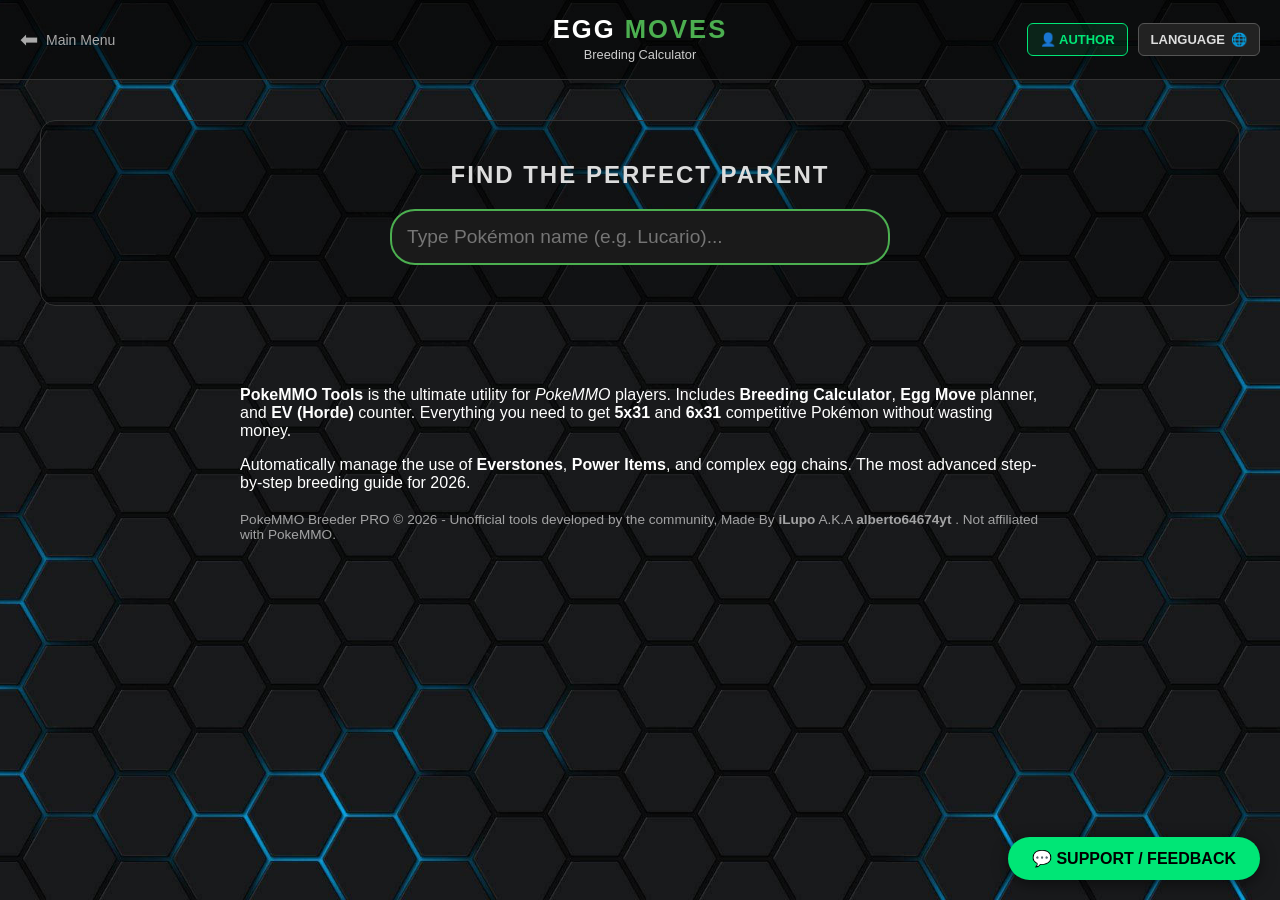
<file: languages/US/tools/egg_moves/index.html>
<!DOCTYPE html>
<html lang="en">
<head>
    <meta charset="UTF-8">
    <meta name="viewport" content="width=device-width, initial-scale=1.0">
    <title>Egg Move Calculator - PokeMMO Breeder PRO</title>
    
    <link rel="stylesheet" href="../../../../style.css">
    <link rel="icon" href="../../../../assets/favicon.ico" type="image/x-icon">
    <link rel="manifest" href="../../../../manifest.json">
    <link href="https://fonts.googleapis.com/css2?family=Roboto:wght@400;700&display=swap" rel="stylesheet">
    
    <style>
        /* ESTILOS ESPECÍFICOS DE LA HERRAMIENTA (Contenedor principal) */
        .tool-container {
            max-width: 1200px;
            margin: 40px auto;
            padding: 0 20px;
        }

        /* Buscador Hero */
        .search-section {
            text-align: center;
            margin-bottom: 40px;
            padding: 40px 20px;
            background: rgba(0, 0, 0, 0.3);
            border-radius: 15px;
            border: 1px solid #333;
        }

        .search-wrapper {
            position: relative;
            max-width: 500px;
            margin: 20px auto 0 auto;
        }

        #pokeSearch {
            width: 100%;
            padding: 15px;
            font-size: 1.2rem;
            border-radius: 25px;
            border: 2px solid #4CAF50;
            background-color: #1a1a1a;
            color: white;
            outline: none;
            box-sizing: border-box;
        }
        
        #pokeSearch:focus {
            box-shadow: 0 0 15px rgba(76, 175, 80, 0.3);
        }

        /* Sugerencias del Buscador */
        #suggestions {
            position: absolute;
            top: 100%;
            left: 0;
            right: 0;
            background: #222;
            border: 1px solid #4CAF50;
            border-top: none;
            border-radius: 0 0 15px 15px;
            z-index: 100;
            max-height: 300px;
            overflow-y: auto;
            display: none;
        }

        .suggestion-item {
            padding: 12px 20px;
            cursor: pointer;
            border-bottom: 1px solid #333;
            display: flex;
            align-items: center;
            gap: 15px;
            text-align: left;
            transition: background 0.2s;
        }

        .suggestion-item:hover { background-color: #333; }
        .suggestion-item img { width: 40px; height: 40px; }
        .suggestion-text { font-size: 1.1rem; font-weight: bold; }

        /* Panel Pokémon (Info) */
        .pokemon-header {
            display: none; /* Se oculta hasta buscar */
            background: linear-gradient(135deg, #1e1e1e 0%, #252525 100%);
            border: 1px solid #444;
            border-radius: 12px;
            padding: 25px;
            margin-bottom: 30px;
            box-shadow: 0 8px 20px rgba(0,0,0,0.4);
            align-items: center;
            gap: 30px;
            animation: fadeIn 0.5s ease-out;
        }

        @keyframes fadeIn { from { opacity: 0; transform: translateY(-10px); } to { opacity: 1; transform: translateY(0); } }

        .pokemon-info h2 { margin: 0 0 10px 0; color: #4CAF50; font-size: 2rem; text-transform: capitalize; }
        
        .type-badge {
            display: inline-block;
            padding: 6px 12px;
            margin-right: 8px;
            border-radius: 6px;
            font-size: 0.9rem;
            font-weight: bold;
            color: white;
            text-transform: uppercase;
            text-shadow: 1px 1px 2px rgba(0,0,0,0.5);
        }

        /* Grid Movimientos */
        .moves-grid {
            display: grid;
            grid-template-columns: repeat(auto-fill, minmax(350px, 1fr));
            gap: 20px;
        }

        .move-card {
            background-color: #222;
            border: 1px solid #3d3d3d;
            border-radius: 10px;
            overflow: hidden;
            transition: all 0.3s cubic-bezier(0.25, 0.8, 0.25, 1);
        }

        .move-card:hover {
            transform: translateY(-5px);
            box-shadow: 0 5px 15px rgba(0,0,0,0.5);
            border-color: #555;
        }

        .move-card.active {
            border-color: #4CAF50;
            box-shadow: 0 0 15px rgba(76, 175, 80, 0.3);
            transform: translateY(-5px);
        }

        .move-header {
            padding: 15px 20px;
            background: #2a2a2a;
            cursor: pointer;
            display: flex;
            justify-content: space-between;
            align-items: center;
            border-bottom: 1px solid #333;
        }

        .move-header:hover { background: #333; }
        .move-name { font-weight: bold; font-size: 1.1rem; color: #eee; }
        
        /* Detalles Padres (Acordeón) */
        .parents-container {
            padding: 0;
            display: none;
            background: #1a1a1a;
        }

        .parents-container.show { display: block; animation: slideDown 0.3s ease-out; }
        
        @keyframes slideDown { from { opacity: 0; max-height: 0; } to { opacity: 1; max-height: 500px; } }

        .parent-row {
            display: flex;
            justify-content: space-between;
            align-items: center;
            padding: 10px 20px;
            border-bottom: 1px solid #2a2a2a;
            font-size: 0.95rem;
            color: #ccc;
        }
        
        .parent-row:hover { background-color: #222; color: white; }
        .parent-row:last-child { border-bottom: none; }

        .method-badge {
            font-size: 0.75rem;
            padding: 3px 8px;
            border-radius: 4px;
            font-weight: bold;
            color: white;
            min-width: 60px;
            text-align: center;
        }
        
        .method-level { background: #1976D2; } /* Azul Level */
        .method-tm { background: #FBC02D; color: #000; } /* Amarillo TM */
        .method-tutor { background: #D32F2F; } /* Rojo Tutor */
        .method-egg { background: #7B1FA2; } /* Violeta Egg */

    </style>
</head>
<body>

    <header style="display: grid; grid-template-columns: 1fr auto 1fr; align-items: center; padding: 10px 20px; background: rgba(0,0,0,0.5); width: 100%; box-sizing: border-box; height: 80px; border-bottom: 1px solid #333;">
        <div style="display: flex; justify-content: flex-start;">
            <a href="../../index.html" style="text-decoration: none; color: #aaa; font-size: 14px; display: flex; align-items: center; gap: 8px;">
                <span style="font-size: 22px;">⬅</span> <span class="texto-menu">Main Menu</span>
            </a>
        </div>
        <div style="text-align: center; min-width: 200px;">
            <h1 style="margin: 0; font-size: 1.6em; line-height: 1; color: white; white-space: nowrap;">EGG <span style="color: #4CAF50;">MOVES</span></h1>
            <p class="subtitulo" style="margin: 5px 0 0; font-size: 0.8em; color: #ccc;">Breeding Calculator</p>
        </div>
        <div style="display: flex; justify-content: flex-end; align-items: center; gap: 10px;">
				<button onclick="toggleAuthorCard()" style="background: rgba(0,230,118,0.1); color: #00e676; border: 1px solid #00e676; padding: 8px 12px; border-radius: 6px; cursor: pointer; font-size: 13px; display: flex; align-items: center; gap: 6px; font-weight: bold;">👤 Author</button>
            <div style="position: relative;">
                <button id="lang-btn" onclick="toggleLangMenu(event)" style="background: #222; color: #ddd; border: 1px solid #555; padding: 8px 12px; border-radius: 6px; cursor: pointer; font-size: 13px; display: flex; align-items: center; gap: 6px;">
                    <span class="texto-menu">Language</span> 🌐
                </button>
                <div id="lang-dropdown" style="display: none; position: absolute; top: 120%; right: 0; background: #1a1a1a; border: 1px solid #444; border-radius: 6px; min-width: 150px; flex-direction: column; z-index: 9999;">
                    <a href="../../../../tools/egg_moves/index.html" style="padding: 12px; border-bottom: 1px solid #333; color: #bbb; text-decoration: none; display: flex; align-items: center; gap: 8px; font-size: 13px;">
                        <img src="../../../../assets/spain_flag.svg" style="width: 20px;"> Español
                    </a>
                    <div style="padding: 12px; color: white; display: flex; align-items: center; gap: 8px; font-size: 13px;">
                        <img src="../../../../assets/usa_flag.svg" style="width: 20px;"> English
                    </div>
                </div>
            </div>
        </div>
    </header>
    <style> @media (max-width: 600px) { .texto-menu, .subtitulo { display: none !important; } header h1 { font-size: 1.2em !important; } } </style>

    <div class="tool-container">
        
        <section class="search-section">
            <div style="max-width: 600px; margin: 0 auto;">
                <h2 style="margin-bottom: 20px; color: #ddd;">Find the perfect parent</h2>
                <div class="search-wrapper">
                    <input type="text" id="pokeSearch" placeholder="Type Pokémon name (e.g. Lucario)..." autocomplete="off">
                    <div id="suggestions"></div>
                </div>
            </div>
        </section>

        <div id="pokemonHeader" class="pokemon-header">
            </div>

        <div id="movesContainer">
            <div id="movesGrid" class="moves-grid"></div>
        </div>

    </div>

    <footer class="hub-footer">
        <div style="max-width: 800px; margin: 0 auto;">
            <p style="margin-bottom: 15px;">
                <strong>PokeMMO Tools</strong> is the ultimate utility for <em>PokeMMO</em> players. Includes <strong>Breeding Calculator</strong>, <strong>Egg Move</strong> planner, and <strong>EV (Horde)</strong> counter. Everything you need to get <strong>5x31</strong> and <strong>6x31</strong> competitive Pokémon without wasting money.
            </p>
            <p>
                Automatically manage the use of <strong>Everstones</strong>, <strong>Power Items</strong>, and complex egg chains. The most advanced step-by-step breeding guide for 2026.
            </p>
            <p style="font-size: 0.85em; opacity: 0.6; margin-top: 20px;">
                PokeMMO Breeder PRO © 2026 - Unofficial tools developed by the community, Made By <strong>iLupo</strong> A.K.A <strong>alberto64674yt</strong> . Not affiliated with PokeMMO.
            </p>
        </div>
    </footer>

    <script src="egg_logic.js"></script>
    
	<script>
      if ('serviceWorker' in navigator) {
        window.addEventListener('load', () => {
          navigator.serviceWorker.register('../../../../sw.js')
            .then((reg) => console.log('SW Ready ✅', reg.scope))
            .catch((err) => console.log('SW Failed ❌', err));
        });
      }
    </script>
	
	<script>
        // Lógica del menú de idioma (Idéntica a EV Calc)
        function toggleLangMenu(e) { e.stopPropagation(); document.getElementById('lang-dropdown').style.display = document.getElementById('lang-dropdown').style.display === 'flex' ? 'none' : 'flex'; }
        window.onclick = function(e) { if (!document.getElementById('lang-btn').contains(e.target)) document.getElementById('lang-dropdown').style.display = 'none'; }
    </script>

	<button id="support-btn" onclick="toggleSupport()" style="
    position: fixed; 
    bottom: 20px; 
    right: 20px; 
    background: var(--highlight); 
    color: #000; 
    border: none; 
    border-radius: 50px; 
    padding: 12px 24px; 
    font-weight: bold; 
    font-size: 16px; 
    box-shadow: 0 4px 15px rgba(0,0,0,0.5); 
    cursor: pointer; 
    z-index: 1000;
    display: flex; 
    align-items: center; 
    gap: 8px;
    transition: transform 0.2s;
">
    💬 Support / Feedback
</button>

<div id="support-modal" style="
    display: none; 
    position: fixed; 
    bottom: 80px; 
    right: 20px; 
    width: 320px; 
    background: #222; 
    border: 1px solid #444; 
    border-radius: 12px; 
    padding: 20px; 
    box-shadow: 0 10px 30px rgba(0,0,0,0.5); 
    z-index: 1000;
    animation: slideUp 0.3s ease-out;
">
    <div style="display:flex; justify-content:space-between; align-items:center; margin-bottom:15px;">
        <h3 style="margin:0; color:white; font-size:1.1em;">Report Bug / Suggestion</h3>
        <button onclick="toggleSupport()" style="background:none; border:none; color:#888; cursor:pointer; font-size:1.2em;">&times;</button>
    </div>

    <form name="feedback-en" method="POST" data-netlify="true">
        
        <input type="hidden" name="form-name" value="feedback-en">
        <input type="hidden" name="Ubicacion_Reporte" id="ubicacion-tracker">

        <label style="display:block; color:#ccc; font-size:0.9em; margin-bottom:5px;">Your Email:</label>
        <input type="email" name="email" required placeholder="example@email.com" style="
            width: 100%; 
            padding: 8px; 
            margin-bottom: 10px; 
            background: #333; 
            border: 1px solid #555; 
            color: white; 
            border-radius: 4px;
        ">

        <label style="display:block; color:#ccc; font-size:0.9em; margin-bottom:5px;">Message:</label>
        <textarea name="mensaje" required placeholder="Describe the issue..." rows="4" style="
            width: 100%; 
            padding: 8px; 
            margin-bottom: 5px; 
            background: #333; 
            border: 1px solid #555; 
            color: white; 
            border-radius: 4px; 
            resize: none;
        "></textarea>
        
        <p style="font-size:0.75em; color:#888; margin-bottom: 15px; line-height: 1.4;">
            ℹ️ If you need to attach photos or videos, mention it in the message and I will contact you from <strong>alberto64674yt@gmail.com</strong> so you can send them.
        </p>

        <button type="submit" style="
            width: 100%; 
            padding: 10px; 
            background: var(--highlight); 
            color: black; 
            border: none; 
            border-radius: 6px; 
            font-weight: bold; 
            cursor: pointer;
        ">Send Report</button>
    </form>
</div>

<style>
    @keyframes slideUp {
        from { transform: translateY(20px); opacity: 0; }
        to { transform: translateY(0); opacity: 1; }
    }
</style>

<script>
    function toggleSupport() {
        const modal = document.getElementById('support-modal');
        const btn = document.getElementById('support-btn');
        if (modal.style.display === 'none' || modal.style.display === '') {
            modal.style.display = 'block';
            btn.style.display = 'none'; 
        } else {
            modal.style.display = 'none';
            btn.style.display = 'flex'; 
        }
    }
    
    // Auto-Fill Hidden Location URL
    document.addEventListener('DOMContentLoaded', () => {
        const tracker = document.getElementById('ubicacion-tracker');
        if (tracker) {
            tracker.value = window.location.href;
        }
    });
</script>

<div id="modal-overlay" onclick="toggleAuthorCard()" style="display: none; position: fixed; top: 0; left: 0; width: 100%; height: 100%; background: rgba(0,0,0,0.85); z-index: 9998; backdrop-filter: blur(4px);"></div>

<div id="author-modal" style="display: none; position: fixed; top: 50%; left: 50%; transform: translate(-50%, -50%); width: 340px; background: #1a1a1a; border: 1px solid #333; border-radius: 20px; box-shadow: 0 20px 50px rgba(0,0,0,0.5); z-index: 9999; overflow: hidden; font-family: sans-serif;">
    
    <button onclick="toggleAuthorCard()" style="position: absolute; top: 15px; right: 15px; background: none; border: none; color: #666; font-size: 24px; cursor: pointer; z-index: 10;">&times;</button>

    <div style="background: linear-gradient(135deg, #222, #111); padding: 30px 20px; text-align: center; border-bottom: 1px solid #333;">
        <div style="width: 100px; height: 100px; margin: 0 auto 15px; border-radius: 50%; border: 3px solid #00e676; overflow: hidden; box-shadow: 0 0 20px rgba(0, 230, 118, 0.3);">
            <img src="../../../../assets/perfil.png" style="width: 100%; height: 100%; object-fit: cover;">
        </div>
        <h2 style="margin: 0; color: white; font-size: 1.5em; letter-spacing: -0.5px;">iLupo A.K.A alberto64674yt</h2>
        <p style="margin: 5px 0 0; color: #00e676; font-size: 0.85em; font-weight: bold; text-transform: uppercase; letter-spacing: 1px;">Content Creator & Dev</p>
    </div>

    <div style="padding: 25px 20px;">
        <a href="https://www.youtube.com/c/alberto64674yt" target="_blank" style="display: flex; align-items: center; justify-content: center; gap: 10px; background: #c4302b; color: white; text-decoration: none; padding: 12px; border-radius: 10px; font-weight: bold; margin-bottom: 20px; transition: 0.2s;">
            <svg style="width:24px; height:24px" viewBox="0 0 24 24"><path fill="currentColor" d="M10,15L15.19,12L10,9V15M21.56,7.17C21.81,8.47 22,10.74 22,12C22,13.26 21.81,15.53 21.56,16.83C21.31,18.12 20.19,19.23 18.9,19.44C17.6,19.7 14.58,20 12,20C9.42,20 6.4,19.7 5.1,19.44C3.81,19.23 2.69,18.12 2.44,16.83C2.19,15.53 2,13.26 2,12C2,10.74 2.19,8.47 2.44,7.17C2.69,5.88 3.81,4.77 5.1,4.56C6.4,4.3 9.42,4 12,4C14.58,4 17.6,4.3 18.9,4.56C20.19,4.77 21.31,5.88 21.56,7.17Z" /></svg>
            YouTube
        </a>

        <div style="background: #252525; padding: 15px; border-radius: 12px; border: 1px solid #333; text-align: center;">
            <span style="display: block; color: #fff; font-size: 0.9em; margin-bottom: 8px; text-transform: uppercase; font-weight: bold;">💎 Support the Project</span>
            
            <div style="display: flex; align-items: center; justify-content: center; gap: 10px; margin-bottom: 10px;">
                <span style="color: #00e676; font-weight: bold; font-family: monospace; font-size: 1.1em;">albertovgYT</span>
                <button id="copy-btn" onclick="copyNick()" style="background: #444; color: white; border: none; padding: 6px 10px; border-radius: 6px; font-size: 0.7em; cursor: pointer; font-weight: bold; transition: 0.2s;">📋 COPY</button>
            </div>

            <p style="margin: 0; font-size: 0.75em; color: #888; font-style: italic; line-height: 1.3;">
                Donations, Items or Pokémon via<br>in-game mail are welcome! Thanks!
            </p>
        </div>
    </div>
</div>

</body>
</html>
</file>
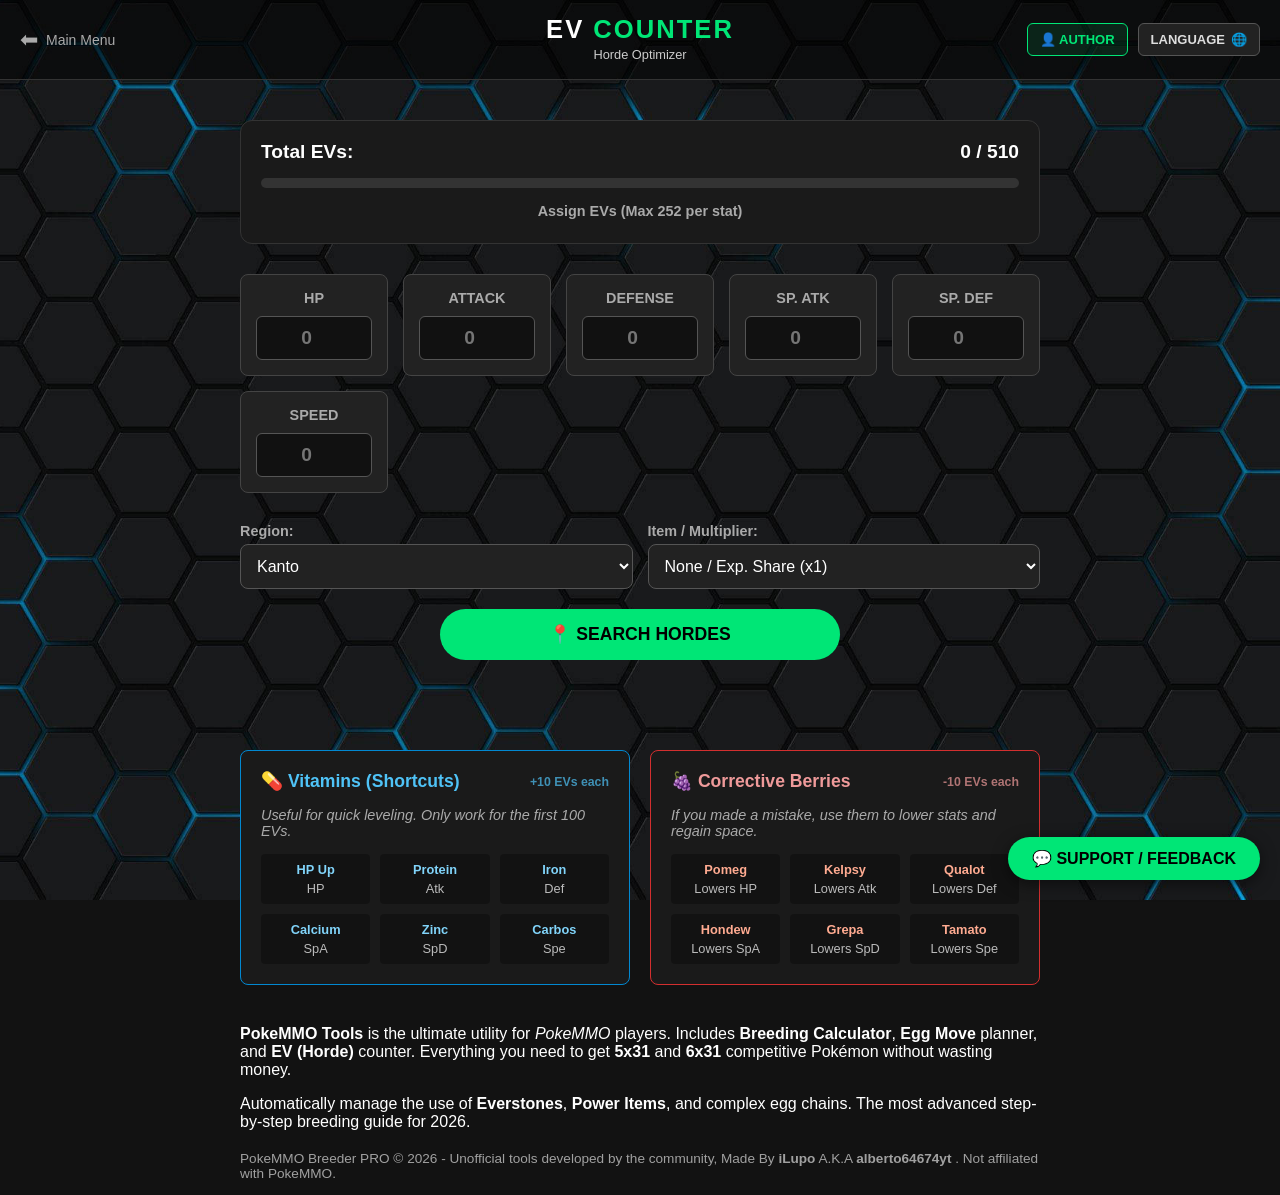
<file: languages/US/tools/ev_calc/index.html>
<!DOCTYPE html>
<html lang="en">
<head>
    <meta charset="UTF-8">
    <meta name="viewport" content="width=device-width, initial-scale=1.0">
    <title>EV Calculator - PokeMMO Tools</title>
    
    <link rel="stylesheet" href="../../../../style.css">
    <link rel="icon" type="image/x-icon" href="../../../../assets/favicon.ico">
    <link rel="manifest" href="../../../../manifest.json">
    <meta name="theme-color" content="#121212">

    <style>
        /* ESTILOS EV CALC */
        .ev-container { max-width: 800px; margin: 40px auto; padding: 0 20px; }
        
        /* Grid de Stats */
        .stats-grid { display: grid; grid-template-columns: repeat(auto-fit, minmax(140px, 1fr)); gap: 15px; margin-bottom: 30px; }
        .stat-card { background: #222; border: 1px solid #444; border-radius: 8px; padding: 15px; text-align: center; }
        .stat-label { font-weight: bold; color: #aaa; margin-bottom: 10px; display: block; text-transform: uppercase; font-size: 0.9em; }
        .stat-input { width: 100%; background: #111; border: 1px solid #555; color: white; padding: 10px; border-radius: 6px; font-size: 1.2em; text-align: center; font-weight: bold; box-sizing: border-box; }
        .stat-input:focus { outline: none; border-color: var(--highlight); }

        /* Panel Total */
        .total-panel { background: #1a1a1a; border: 1px solid #333; border-radius: 12px; padding: 20px; text-align: center; margin-bottom: 30px; }
        .progress-bar-bg { background: #333; height: 10px; border-radius: 5px; margin: 15px 0; overflow: hidden; }
        .progress-fill { background: var(--highlight); height: 100%; width: 0%; transition: width 0.3s; }
        .warning-msg { font-size: 0.9em; margin-top: 10px; font-weight: bold; min-height: 20px; }

        /* Controles (Región e Item) */
        .controls-grid { display: grid; grid-template-columns: 1fr 1fr; gap: 15px; margin-bottom: 20px; }
        .control-box label { display: block; color: #aaa; margin-bottom: 5px; font-size: 0.9em; }
        .app-select { width: 100%; padding: 12px; background: #222; color: white; border: 1px solid #555; border-radius: 8px; font-size: 1em; cursor: pointer; box-sizing: border-box; }

        /* Botón */
        .calc-btn { background: var(--highlight); color: #000; font-weight: bold; border: none; padding: 15px 40px; border-radius: 30px; font-size: 1.1em; cursor: pointer; width: 100%; max-width: 400px; display: block; margin: 0 auto; transition: transform 0.2s; }
        .calc-btn:hover { transform: scale(1.02); }

        /* Resultados */
        .results-area { margin-top: 40px; display: grid; gap: 20px; }
        .horde-card { background: #1e1e1e; border-left: 4px solid var(--highlight); padding: 15px; border-radius: 4px; }

        /* Panel Informativo Consumibles */
        .info-panel { margin-top: 50px; display: grid; grid-template-columns: repeat(auto-fit, minmax(300px, 1fr)); gap: 20px; }
        .info-box { background: #1a1a1a; border: 1px solid #333; border-radius: 8px; padding: 20px; }
        .info-title { font-weight: bold; margin-bottom: 15px; display: flex; align-items: center; gap: 8px; font-size: 1.1em; }
        .info-grid { display: grid; grid-template-columns: repeat(auto-fit, minmax(90px, 1fr)); gap: 10px; font-size: 0.8em; }
        .info-item { background: rgba(0,0,0,0.3); padding: 8px; border-radius: 4px; text-align: center; color: #bbb; }
        .info-name { font-weight: bold; display: block; margin-bottom: 4px; }
        
        /* Colores específicos para Vitaminas y Bayas */
        .vit-name { color: #81d4fa; }
        .berry-name { color: #ffab91; }
    </style>
</head>
<body>

    <header style="display: grid; grid-template-columns: 1fr auto 1fr; align-items: center; padding: 10px 20px; background: rgba(0,0,0,0.5); width: 100%; box-sizing: border-box; height: 80px; border-bottom: 1px solid #333;">
        <div style="display: flex; justify-content: flex-start;">
            <a href="../../index.html" style="text-decoration: none; color: #aaa; font-size: 14px; display: flex; align-items: center; gap: 8px;">
                <span style="font-size: 22px;">⬅</span> <span class="texto-menu">Main Menu</span>
            </a>
        </div>
        <div style="text-align: center; min-width: 200px;">
            <h1 style="margin: 0; font-size: 1.6em; line-height: 1; color: white; white-space: nowrap;">EV <span style="color: #00e676;">COUNTER</span></h1>
            <p class="subtitulo" style="margin: 5px 0 0; font-size: 0.8em; color: #ccc;">Horde Optimizer</p>
        </div>
        <div style="display: flex; justify-content: flex-end; align-items: center; gap: 10px;">
				<button onclick="toggleAuthorCard()" style="background: rgba(0,230,118,0.1); color: #00e676; border: 1px solid #00e676; padding: 8px 12px; border-radius: 6px; cursor: pointer; font-size: 13px; display: flex; align-items: center; gap: 6px; font-weight: bold;">👤 Author</button>
            <div style="position: relative;">
                <button id="lang-btn" onclick="toggleLangMenu(event)" style="background: #222; color: #ddd; border: 1px solid #555; padding: 8px 12px; border-radius: 6px; cursor: pointer; font-size: 13px; display: flex; align-items: center; gap: 6px;">
                    <span class="texto-menu">Language</span> 🌐
                </button>
                <div id="lang-dropdown" style="display: none; position: absolute; top: 120%; right: 0; background: #1a1a1a; border: 1px solid #444; border-radius: 6px; min-width: 150px; flex-direction: column; z-index: 9999;">
                    <a href="../../../../tools/ev_calc/index.html" style="padding: 12px; border-bottom: 1px solid #333; color: #bbb; text-decoration: none; display: flex; align-items: center; gap: 8px; font-size: 13px;">
                        <img src="../../../../assets/spain_flag.svg" style="width: 20px;"> Español
                    </a>
                    <div style="padding: 12px; color: white; display: flex; align-items: center; gap: 8px; font-size: 13px;">
                        <img src="../../../../assets/usa_flag.svg" style="width: 20px;"> English
                    </div>
                </div>
            </div>
        </div>
    </header>
    <style> @media (max-width: 600px) { .texto-menu, .subtitulo { display: none !important; } header h1 { font-size: 1.2em !important; } } </style>

    <div class="ev-container">
        <div class="total-panel">
            <div style="display: flex; justify-content: space-between; font-weight: bold; font-size: 1.2em;">
                <span>Total EVs:</span> <span id="total-display">0 / 510</span>
            </div>
            <div class="progress-bar-bg"><div id="progress-fill" class="progress-fill"></div></div>
            <div id="status-msg" class="warning-msg" style="color: #aaa;">Assign EVs (Max 252 per stat)</div>
        </div>

        <div class="stats-grid">
            <div class="stat-card"><label class="stat-label">HP</label><input type="number" id="ev-hp" class="stat-input" min="0" max="252" placeholder="0"></div>
            <div class="stat-card"><label class="stat-label">Attack</label><input type="number" id="ev-atk" class="stat-input" min="0" max="252" placeholder="0"></div>
            <div class="stat-card"><label class="stat-label">Defense</label><input type="number" id="ev-def" class="stat-input" min="0" max="252" placeholder="0"></div>
            <div class="stat-card"><label class="stat-label">Sp. Atk</label><input type="number" id="ev-spa" class="stat-input" min="0" max="252" placeholder="0"></div>
            <div class="stat-card"><label class="stat-label">Sp. Def</label><input type="number" id="ev-spd" class="stat-input" min="0" max="252" placeholder="0"></div>
            <div class="stat-card"><label class="stat-label">Speed</label><input type="number" id="ev-spe" class="stat-input" min="0" max="252" placeholder="0"></div>
        </div>

        <div class="controls-grid">
            <div class="control-box">
                <label>Region:</label>
                <select id="region-select" class="app-select">
                    <option value="Kanto">Kanto</option>
                    <option value="Hoenn">Hoenn</option>
                    <option value="Sinnoh">Sinnoh</option>
                    <option value="Unova">Unova</option>
                    <option value="Johto">Johto</option>
                </select>
            </div>
            <div class="control-box">
                <label>Item / Multiplier:</label>
                <select id="item-select" class="app-select">
                    <option value="1">None / Exp. Share (x1)</option>
                    <option value="2">Macho Brace (x2)</option>
                    </select>
            </div>
        </div>

        <button onclick="calculateHordes()" class="calc-btn">📍 SEARCH HORDES</button>

        <div id="results-container" class="results-area"></div>

        <div class="info-panel">
            
            <div class="info-box" style="border-color: #0288d1;">
                <div class="info-title" style="color: #4fc3f7;">
                    💊 Vitamins (Shortcuts)
                    <span style="font-size:0.7em; opacity:0.7; margin-left:auto;">+10 EVs each</span>
                </div>
                <div style="font-size:0.9em; color:#aaa; margin-bottom:15px; font-style:italic;">
                    Useful for quick leveling. Only work for the first 100 EVs.
                </div>
                <div class="info-grid">
                    <div class="info-item"><span class="info-name vit-name">HP Up</span>HP</div>
                    <div class="info-item"><span class="info-name vit-name">Protein</span>Atk</div>
                    <div class="info-item"><span class="info-name vit-name">Iron</span>Def</div>
                    <div class="info-item"><span class="info-name vit-name">Calcium</span>SpA</div>
                    <div class="info-item"><span class="info-name vit-name">Zinc</span>SpD</div>
                    <div class="info-item"><span class="info-name vit-name">Carbos</span>Spe</div>
                </div>
            </div>

            <div class="info-box" style="border-color: #d32f2f;">
                <div class="info-title" style="color: #ef9a9a;">
                    🍇 Corrective Berries
                    <span style="font-size:0.7em; opacity:0.7; margin-left:auto;">-10 EVs each</span>
                </div>
                <div style="font-size:0.9em; color:#aaa; margin-bottom:15px; font-style:italic;">
                    If you made a mistake, use them to lower stats and regain space.
                </div>
                <div class="info-grid">
                    <div class="info-item"><span class="info-name berry-name">Pomeg</span>Lowers HP</div>
                    <div class="info-item"><span class="info-name berry-name">Kelpsy</span>Lowers Atk</div>
                    <div class="info-item"><span class="info-name berry-name">Qualot</span>Lowers Def</div>
                    <div class="info-item"><span class="info-name berry-name">Hondew</span>Lowers SpA</div>
                    <div class="info-item"><span class="info-name berry-name">Grepa</span>Lowers SpD</div>
                    <div class="info-item"><span class="info-name berry-name">Tamato</span>Lowers Spe</div>
                </div>
            </div>

        </div>
    </div>

    <footer class="hub-footer">
        <div style="max-width: 800px; margin: 0 auto;">
            <p style="margin-bottom: 15px;">
                <strong>PokeMMO Tools</strong> is the ultimate utility for <em>PokeMMO</em> players. Includes <strong>Breeding Calculator</strong>, <strong>Egg Move</strong> planner, and <strong>EV (Horde)</strong> counter. Everything you need to get <strong>5x31</strong> and <strong>6x31</strong> competitive Pokémon without wasting money.
            </p>
            <p>
                Automatically manage the use of <strong>Everstones</strong>, <strong>Power Items</strong>, and complex egg chains. The most advanced step-by-step breeding guide for 2026.
            </p>
            <p style="font-size: 0.85em; opacity: 0.6; margin-top: 20px;">
                PokeMMO Breeder PRO © 2026 - Unofficial tools developed by the community, Made By <strong>iLupo</strong> A.K.A <strong>alberto64674yt</strong> . Not affiliated with PokeMMO.
            </p>
        </div>
    </footer>

    <script src="ev_logic.js"></script>
    
	<script>
      if ('serviceWorker' in navigator) {
        window.addEventListener('load', () => {
          navigator.serviceWorker.register('../../../../sw.js')
            .then((reg) => console.log('SW Ready ✅', reg.scope))
            .catch((err) => console.log('SW Failed ❌', err));
        });
      }
    </script>
	
	<script>
        function toggleLangMenu(e) { e.stopPropagation(); document.getElementById('lang-dropdown').style.display = document.getElementById('lang-dropdown').style.display === 'flex' ? 'none' : 'flex'; }
        window.onclick = function(e) { if (!document.getElementById('lang-btn').contains(e.target)) document.getElementById('lang-dropdown').style.display = 'none'; }
    </script>
	
	<button id="support-btn" onclick="toggleSupport()" style="
    position: fixed; 
    bottom: 20px; 
    right: 20px; 
    background: var(--highlight); 
    color: #000; 
    border: none; 
    border-radius: 50px; 
    padding: 12px 24px; 
    font-weight: bold; 
    font-size: 16px; 
    box-shadow: 0 4px 15px rgba(0,0,0,0.5); 
    cursor: pointer; 
    z-index: 1000;
    display: flex; 
    align-items: center; 
    gap: 8px;
    transition: transform 0.2s;
">
    💬 Support / Feedback
</button>

<div id="support-modal" style="
    display: none; 
    position: fixed; 
    bottom: 80px; 
    right: 20px; 
    width: 320px; 
    background: #222; 
    border: 1px solid #444; 
    border-radius: 12px; 
    padding: 20px; 
    box-shadow: 0 10px 30px rgba(0,0,0,0.5); 
    z-index: 1000;
    animation: slideUp 0.3s ease-out;
">
    <div style="display:flex; justify-content:space-between; align-items:center; margin-bottom:15px;">
        <h3 style="margin:0; color:white; font-size:1.1em;">Report Bug / Suggestion</h3>
        <button onclick="toggleSupport()" style="background:none; border:none; color:#888; cursor:pointer; font-size:1.2em;">&times;</button>
    </div>

    <form name="feedback-en" method="POST" data-netlify="true">
        
        <input type="hidden" name="form-name" value="feedback-en">
        <input type="hidden" name="Ubicacion_Reporte" id="ubicacion-tracker">

        <label style="display:block; color:#ccc; font-size:0.9em; margin-bottom:5px;">Your Email:</label>
        <input type="email" name="email" required placeholder="example@email.com" style="
            width: 100%; 
            padding: 8px; 
            margin-bottom: 10px; 
            background: #333; 
            border: 1px solid #555; 
            color: white; 
            border-radius: 4px;
        ">

        <label style="display:block; color:#ccc; font-size:0.9em; margin-bottom:5px;">Message:</label>
        <textarea name="mensaje" required placeholder="Describe the issue..." rows="4" style="
            width: 100%; 
            padding: 8px; 
            margin-bottom: 5px; 
            background: #333; 
            border: 1px solid #555; 
            color: white; 
            border-radius: 4px; 
            resize: none;
        "></textarea>
        
        <p style="font-size:0.75em; color:#888; margin-bottom: 15px; line-height: 1.4;">
            ℹ️ If you need to attach photos or videos, mention it in the message and I will contact you from <strong>alberto64674yt@gmail.com</strong> so you can send them.
        </p>

        <button type="submit" style="
            width: 100%; 
            padding: 10px; 
            background: var(--highlight); 
            color: black; 
            border: none; 
            border-radius: 6px; 
            font-weight: bold; 
            cursor: pointer;
        ">Send Report</button>
    </form>
</div>

<style>
    @keyframes slideUp {
        from { transform: translateY(20px); opacity: 0; }
        to { transform: translateY(0); opacity: 1; }
    }
</style>

<script>
    function toggleSupport() {
        const modal = document.getElementById('support-modal');
        const btn = document.getElementById('support-btn');
        if (modal.style.display === 'none' || modal.style.display === '') {
            modal.style.display = 'block';
            btn.style.display = 'none'; 
        } else {
            modal.style.display = 'none';
            btn.style.display = 'flex'; 
        }
    }
    
    // Auto-Fill Hidden Location URL
    document.addEventListener('DOMContentLoaded', () => {
        const tracker = document.getElementById('ubicacion-tracker');
        if (tracker) {
            tracker.value = window.location.href;
        }
    });
</script>
	
<div id="modal-overlay" onclick="toggleAuthorCard()" style="display: none; position: fixed; top: 0; left: 0; width: 100%; height: 100%; background: rgba(0,0,0,0.85); z-index: 9998; backdrop-filter: blur(4px);"></div>

<div id="author-modal" style="display: none; position: fixed; top: 50%; left: 50%; transform: translate(-50%, -50%); width: 340px; background: #1a1a1a; border: 1px solid #333; border-radius: 20px; box-shadow: 0 20px 50px rgba(0,0,0,0.5); z-index: 9999; overflow: hidden; font-family: sans-serif;">
    
    <button onclick="toggleAuthorCard()" style="position: absolute; top: 15px; right: 15px; background: none; border: none; color: #666; font-size: 24px; cursor: pointer; z-index: 10;">&times;</button>

    <div style="background: linear-gradient(135deg, #222, #111); padding: 30px 20px; text-align: center; border-bottom: 1px solid #333;">
        <div style="width: 100px; height: 100px; margin: 0 auto 15px; border-radius: 50%; border: 3px solid #00e676; overflow: hidden; box-shadow: 0 0 20px rgba(0, 230, 118, 0.3);">
            <img src="../../../../assets/perfil.png" style="width: 100%; height: 100%; object-fit: cover;">
        </div>
        <h2 style="margin: 0; color: white; font-size: 1.5em; letter-spacing: -0.5px;">iLupo A.K.A alberto64674yt</h2>
        <p style="margin: 5px 0 0; color: #00e676; font-size: 0.85em; font-weight: bold; text-transform: uppercase; letter-spacing: 1px;">Content Creator & Dev</p>
    </div>

    <div style="padding: 25px 20px;">
        <a href="https://www.youtube.com/c/alberto64674yt" target="_blank" style="display: flex; align-items: center; justify-content: center; gap: 10px; background: #c4302b; color: white; text-decoration: none; padding: 12px; border-radius: 10px; font-weight: bold; margin-bottom: 20px; transition: 0.2s;">
            <svg style="width:24px; height:24px" viewBox="0 0 24 24"><path fill="currentColor" d="M10,15L15.19,12L10,9V15M21.56,7.17C21.81,8.47 22,10.74 22,12C22,13.26 21.81,15.53 21.56,16.83C21.31,18.12 20.19,19.23 18.9,19.44C17.6,19.7 14.58,20 12,20C9.42,20 6.4,19.7 5.1,19.44C3.81,19.23 2.69,18.12 2.44,16.83C2.19,15.53 2,13.26 2,12C2,10.74 2.19,8.47 2.44,7.17C2.69,5.88 3.81,4.77 5.1,4.56C6.4,4.3 9.42,4 12,4C14.58,4 17.6,4.3 18.9,4.56C20.19,4.77 21.31,5.88 21.56,7.17Z" /></svg>
            YouTube
        </a>

        <div style="background: #252525; padding: 15px; border-radius: 12px; border: 1px solid #333; text-align: center;">
            <span style="display: block; color: #fff; font-size: 0.9em; margin-bottom: 8px; text-transform: uppercase; font-weight: bold;">💎 Support the Project</span>
            
            <div style="display: flex; align-items: center; justify-content: center; gap: 10px; margin-bottom: 10px;">
                <span style="color: #00e676; font-weight: bold; font-family: monospace; font-size: 1.1em;">albertovgYT</span>
                <button id="copy-btn" onclick="copyNick()" style="background: #444; color: white; border: none; padding: 6px 10px; border-radius: 6px; font-size: 0.7em; cursor: pointer; font-weight: bold; transition: 0.2s;">📋 COPY</button>
            </div>

            <p style="margin: 0; font-size: 0.75em; color: #888; font-style: italic; line-height: 1.3;">
                Donations, Items or Pokémon via<br>in-game mail are welcome! Thanks!
            </p>
        </div>
    </div>
</div>
	
</body>
</html>
</file>
<file: style.css>
:root {
    --bg-dark: #121212;
    --card-bg: #1e1e1e;
    --highlight: #00e676; 
    --nature: #ffd700; 
    --danger: #ff5252;
    --gender-cost: #ff4081; 
    --text-main: #ffffff;
    --border: #333;
    --info-blue: #29b6f6; /* Nuevo color azul info */
}

body {
    margin: 0;
    font-family: 'Segoe UI', Tahoma, Geneva, Verdana, sans-serif;
    background-color: var(--bg-dark);
    color: var(--text-main);
    background-image: url('assets/fondo.jpg');
    background-size: cover;
    background-attachment: fixed;
    background-position: center;
}

.overlay {
    background-color: rgba(0, 0, 0, 0.92);
    min-height: 100vh;
    display: flex;
    flex-direction: column;
    align-items: center;
    padding: 20px;
}

h1, h2, h3 { 
    text-transform: uppercase; 
    letter-spacing: 2px; 
    margin: 0 0 10px 0; 
    text-align: center; 
}

/* CABECERA */
header {
    margin-bottom: 30px;
    text-align: center;
}

/* PANELES */
.panel {
    background: var(--card-bg);
    padding: 30px;
    border-radius: 15px;
    border: 1px solid var(--border);
    box-shadow: 0 10px 30px rgba(0,0,0,0.5);
    max-width: 600px;
    width: 100%;
    margin-top: 20px;
    transition: opacity 0.3s;
}

.panel.hidden { display: none; }
.panel.full-width { max-width: 1300px; }

/* CONTROLES DE CONFIGURACIÓN */
.control-group { margin: 20px 0; text-align: center; }

label {
    display: block;
    margin-bottom: 8px;
    font-weight: bold;
    color: var(--highlight);
}

select { 
    padding: 12px; 
    font-size: 16px; 
    background: #333; 
    color: white; 
    border: 1px solid #555; 
    border-radius: 5px; 
    width: 100%;
}

/* SELECTOR DE STATS */
.stats-selector {
    display: grid;
    grid-template-columns: repeat(3, 1fr);
    gap: 10px;
    margin: 15px 0;
}

.stat-check {
    background: #333;
    padding: 10px;
    border-radius: 5px;
    cursor: pointer;
    font-weight: bold;
    display: flex;
    align-items: center;
    justify-content: center;
    gap: 8px;
    transition: background 0.2s;
    border: 1px solid #444;
}

.stat-check:hover { background: #444; }

.stat-check input {
    accent-color: var(--highlight);
    transform: scale(1.2);
}

.small-text {
    font-size: 14px;
    color: #888;
    margin-top: 5px;
}

/* INPUT NATURALEZA */
.nature-input-group {
    display: flex;
    flex-direction: column;
    align-items: center;
    gap: 10px;
}

.input-select {
    padding: 10px;
    border-radius: 5px;
    border: 1px solid #555;
    background: #222;
    color: var(--nature);
    font-weight: bold;
    text-align: center;
    width: 100%;
    max-width: 250px;
}

/* SWITCH */
.toggle-container { display: flex; align-items: center; justify-content: center; gap: 10px; }
.switch { position: relative; display: inline-block; width: 60px; height: 34px; }
.switch input { opacity: 0; width: 0; height: 0; }
.slider { position: absolute; cursor: pointer; top: 0; left: 0; right: 0; bottom: 0; background-color: #ccc; transition: .4s; }
.slider:before { position: absolute; content: ""; height: 26px; width: 26px; left: 4px; bottom: 4px; background-color: white; transition: .4s; }
input:checked + .slider { background-color: var(--highlight); }
input:checked + .slider:before { transform: translateX(26px); }
.slider.round { border-radius: 34px; }
.slider.round:before { border-radius: 50%; }

/* BOTONES */
button { border: none; padding: 15px 30px; font-size: 16px; font-weight: bold; cursor: pointer; border-radius: 8px; transition: 0.2s; text-transform: uppercase; }
.btn-start { background: var(--highlight); color: black; width: 100%; font-size: 18px; }
.btn-next { background: var(--highlight); color: black; }
.btn-primary { background: var(--highlight); color: black; }
.btn-secondary { background: #444; color: white; }
.btn-danger { background: var(--danger); color: white; }
button:hover { transform: scale(1.02); filter: brightness(1.1); }

.nav-buttons { display: flex; justify-content: space-between; margin-top: 30px; gap: 20px; }

.step-header { display: flex; justify-content: space-between; align-items: center; width: 100%; margin-bottom: 20px; border-bottom: 1px solid #333; padding-bottom: 10px; }
.btn-reset-small { background: transparent; border: 1px solid var(--danger); color: var(--danger); padding: 5px 15px; font-size: 12px; }
.btn-reset-small:hover { background: var(--danger); color: white; }

/* LISTA DE COMPRA */
.shopping-grid { display: grid; grid-template-columns: repeat(auto-fit, minmax(250px, 1fr)); gap: 15px; margin: 20px 0; }
.shop-item { background: #111; padding: 15px; border-radius: 8px; border-left: 4px solid var(--highlight); display: flex; align-items: center; justify-content: space-between; }

/* NOTAS DE COMPRA */
.shopping-note {
    background-color: rgba(255, 82, 82, 0.15);
    border: 1px solid var(--danger);
    color: #ffcccb;
    padding: 15px;
    border-radius: 8px;
    margin-top: 20px;
    font-size: 15px;
    text-align: center;
    line-height: 1.5;
}
.shopping-note strong { color: var(--danger); text-decoration: underline; }

.info-note-yellow {
    background-color: rgba(255, 215, 0, 0.1); 
    border: 1px solid var(--nature);
    color: #eee;
    padding: 15px;
    border-radius: 8px;
    margin-top: 10px;
    font-size: 14px;
    text-align: center;
}

/* NUEVA NOTA AZUL (GRUPOS HUEVO) */
.info-note-blue {
    background-color: rgba(41, 182, 246, 0.15); 
    border: 1px solid var(--info-blue);
    color: #e1f5fe;
    padding: 15px;
    border-radius: 8px;
    margin-bottom: 20px;
    font-size: 15px;
    text-align: center;
    line-height: 1.5;
    grid-column: 1 / -1; /* Ocupa todo el ancho en grid */
}
.info-note-blue strong { color: var(--info-blue); }

/* DIAGRAMA */
.breeding-diagram { display: flex; align-items: center; justify-content: center; flex-wrap: wrap; gap: 40px; margin: 40px 0; }
.fusion-operator, .fusion-arrow { font-size: 40px; color: #666; font-weight: bold; }

.poke-card {
    background: #252525; width: 300px; padding: 20px; border-radius: 12px; border: 1px solid #444;
    display: flex; flex-direction: column; align-items: center; position: relative; box-shadow: 0 4px 10px rgba(0,0,0,0.3);
}
.child-card { border: 2px solid var(--highlight); box-shadow: 0 0 20px rgba(0, 230, 118, 0.1); }
.poke-card.has-nature { border: 2px solid var(--nature); box-shadow: 0 0 20px rgba(255, 215, 0, 0.2); }

.nature-badge {
    position: absolute; 
    top: -10px; 
    right: -10px; 
    background: var(--nature); 
    color: black;
    padding: 4px 10px; 
    border-radius: 20px; 
    font-weight: bold; 
    font-size: 12px; 
    box-shadow: 0 2px 5px rgba(0,0,0,0.5); 
    z-index: 10;
    display: flex;          /* Nuevo: para alinear icono y texto */
    align-items: center;    /* Nuevo: centrado vertical */
    gap: 4px;               /* Nuevo: espacio entre icono y texto */
}

/* Nuevo: Clase para controlar el tamaño de la hojita */
.nature-icon-img {
    width: 14px;
    height: 14px;
    object-fit: contain;
}

.gender-cost-badge {
    margin-top: 5px; background: #333; color: var(--gender-cost); border: 1px solid var(--gender-cost);
    padding: 2px 8px; border-radius: 4px; font-size: 11px; font-weight: bold; text-transform: uppercase;
}

.role-badge { background: #333; padding: 4px 12px; border-radius: 4px; font-size: 12px; margin-bottom: 10px; text-transform: uppercase; color: #aaa; letter-spacing: 1px; }
.result { background: var(--highlight); color: black; font-weight: bold; }

.poke-img { width: 100px; height: 100px; object-fit: contain; margin-bottom: 10px; }
.gender-icon { width: 24px; position: absolute; top: 15px; left: 15px; }

.stats-box { background: #111; width: 100%; padding: 10px; border-radius: 6px; font-family: 'Consolas', monospace; font-size: 14px; margin: 15px 0; }
.stat-row { display: flex; justify-content: space-between; margin: 4px 0; padding-bottom: 4px; border-bottom: 1px solid #222; }
.stat-row:last-child { border-bottom: none; }
.stat-val.perfect { color: var(--highlight); font-weight: bold; }
.stat-val.bad { color: var(--danger); font-weight: bold; }

.item-slot { display: flex; align-items: center; gap: 10px; background: #000; padding: 8px 15px; border-radius: 30px; border: 1px solid #444; width: 90%; justify-content: center; }
.item-slot img { width: 30px; height: 30px; }

.info-note { margin-top: 10px; color: #888; font-size: 14px; text-align: center; line-height: 1.4; white-space: pre-line; }
.step-instruction { font-size: 20px; color: #eee; text-align: center; max-width: 900px; margin: 0 auto; line-height: 1.6; white-space: pre-line; }

.progress-container { flex-grow: 1; margin-right: 20px; }
.progress-bar { width: 100%; height: 10px; background: #333; border-radius: 5px; overflow: hidden; }
.progress-fill { height: 100%; background: var(--highlight); width: 0%; transition: width 0.3s ease; }
.step-counter { text-align: right; font-size: 12px; color: #888; margin-top: 4px; }

/* --- RESPONSIVE / MÓVIL --- */
@media (max-width: 768px) {
    
    /* Ajustar cabecera */
    h1 { font-size: 1.5rem; }
    h2 { font-size: 1.2rem; }
    .panel { padding: 15px; margin-top: 10px; }

    /* Diagrama en columna vertical en vez de fila */
    .breeding-diagram {
        flex-direction: column; /* Uno debajo de otro */
        gap: 20px;
    }

    /* Rotar flechas para que apunten abajo */
    .fusion-arrow { transform: rotate(90deg); margin: 10px 0; }
    
    /* Cartas ocupan el ancho disponible pero sin pasarse */
    .poke-card {
        width: 100%; 
        max-width: 320px; /* Evita que sean gigantes en tablets */
    }

    /* Ajustar botones para que sean más fáciles de pulsar con el dedo */
    .nav-buttons {
        flex-direction: column-reverse; /* "Siguiente" arriba, "Anterior" abajo */
        gap: 10px;
    }
    
    button {
        width: 100%; /* Botones ancho completo */
        padding: 18px; /* Más zona táctil */
    }

    /* Ajustar selectores de stats (2 columnas en vez de 3) */
    .stats-selector {
        grid-template-columns: repeat(2, 1fr);
    }
    
    /* Ocultar descripciones largas si molestan o hacer letra más pequeña */
    .step-instruction {
        font-size: 16px;
    }
}

/* --- ESTILOS DE LA LISTA DE COMPRA INTERACTIVA --- */
.shop-item.comprado {
    opacity: 0.5;
    background-color: #1a3b2a; /* Fondo verde oscuro muy suave */
    border: 1px solid #2e7d32;
}

.shop-item.comprado span {
    text-decoration: line-through; /* Tachar texto */
    color: #888;
}

.opt-btn {
    background: #333;
    border: none;
    color: white;
    padding: 5px 12px;
    border-radius: 4px;
    font-size: 0.75rem;
    cursor: pointer;
    transition: 0.2s;
    border: 1px solid #444;
}

.opt-btn:hover {
    background: #444;
}
</file>
